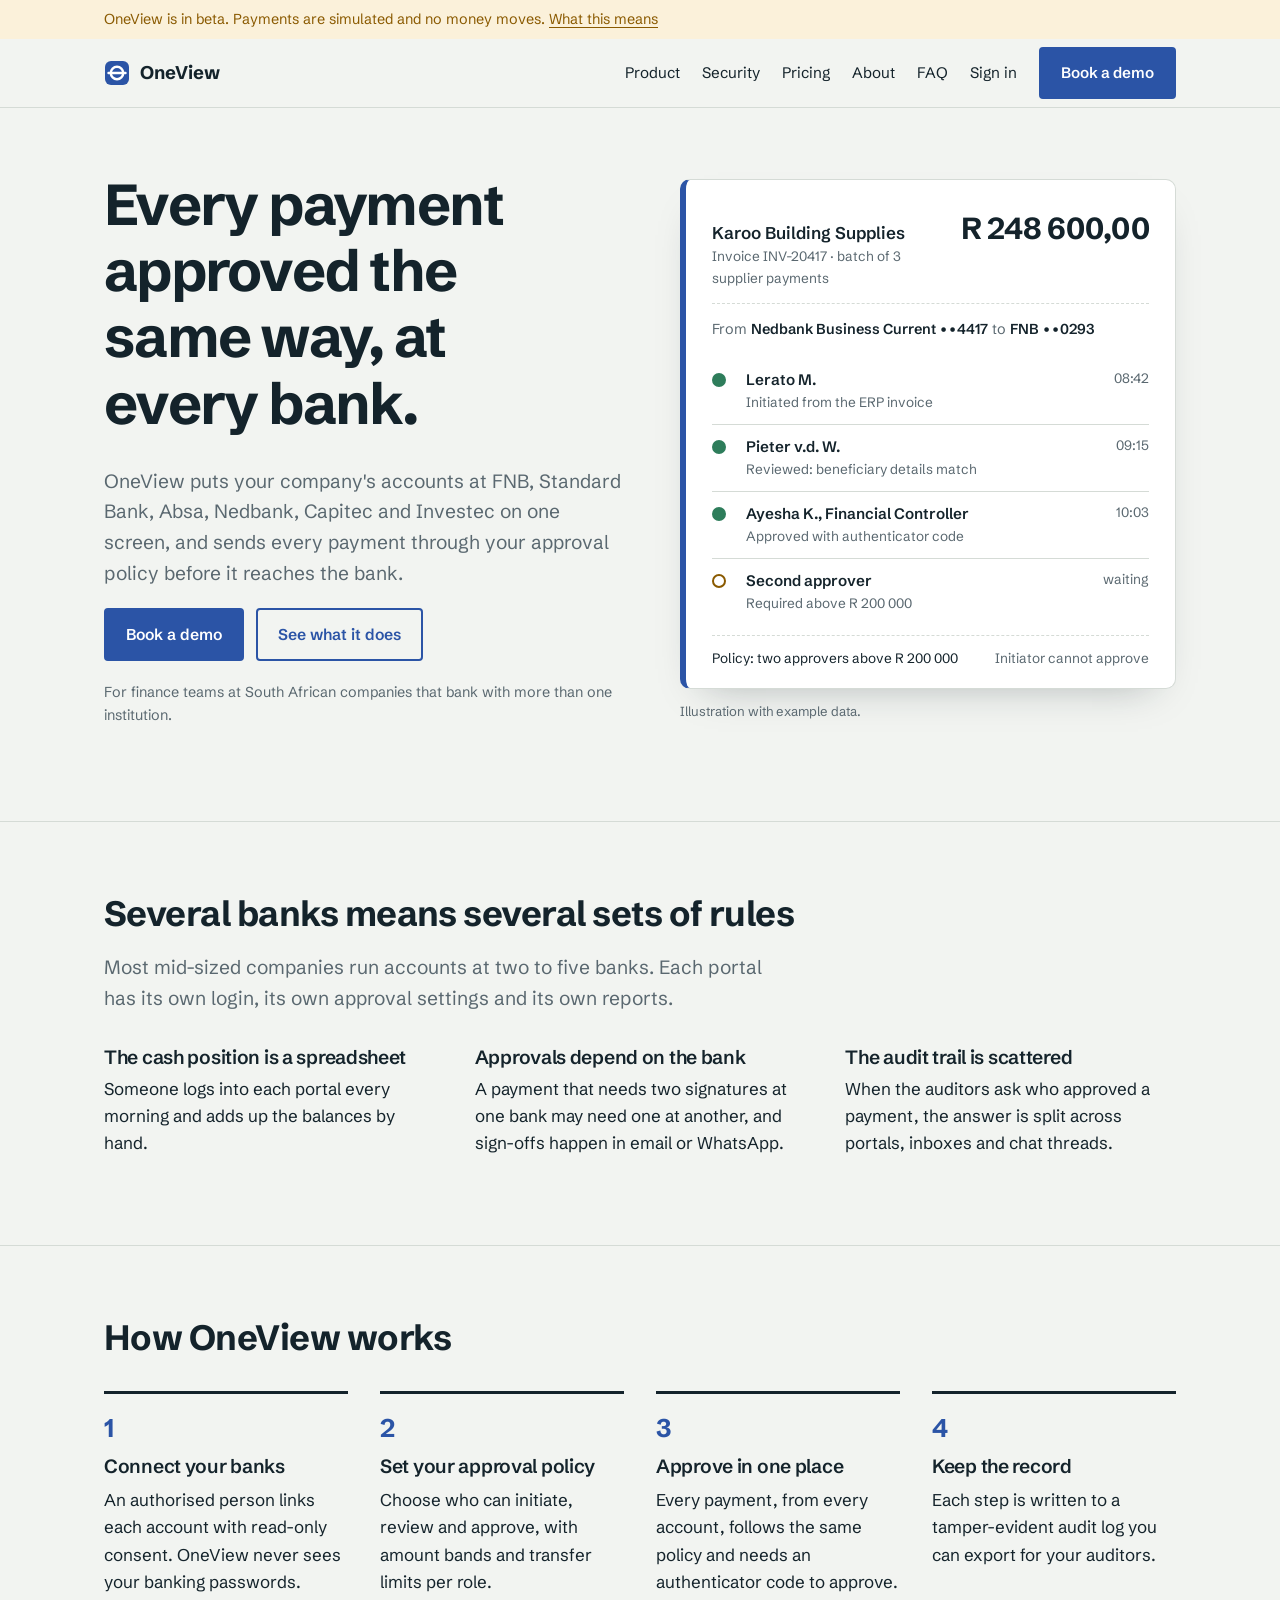
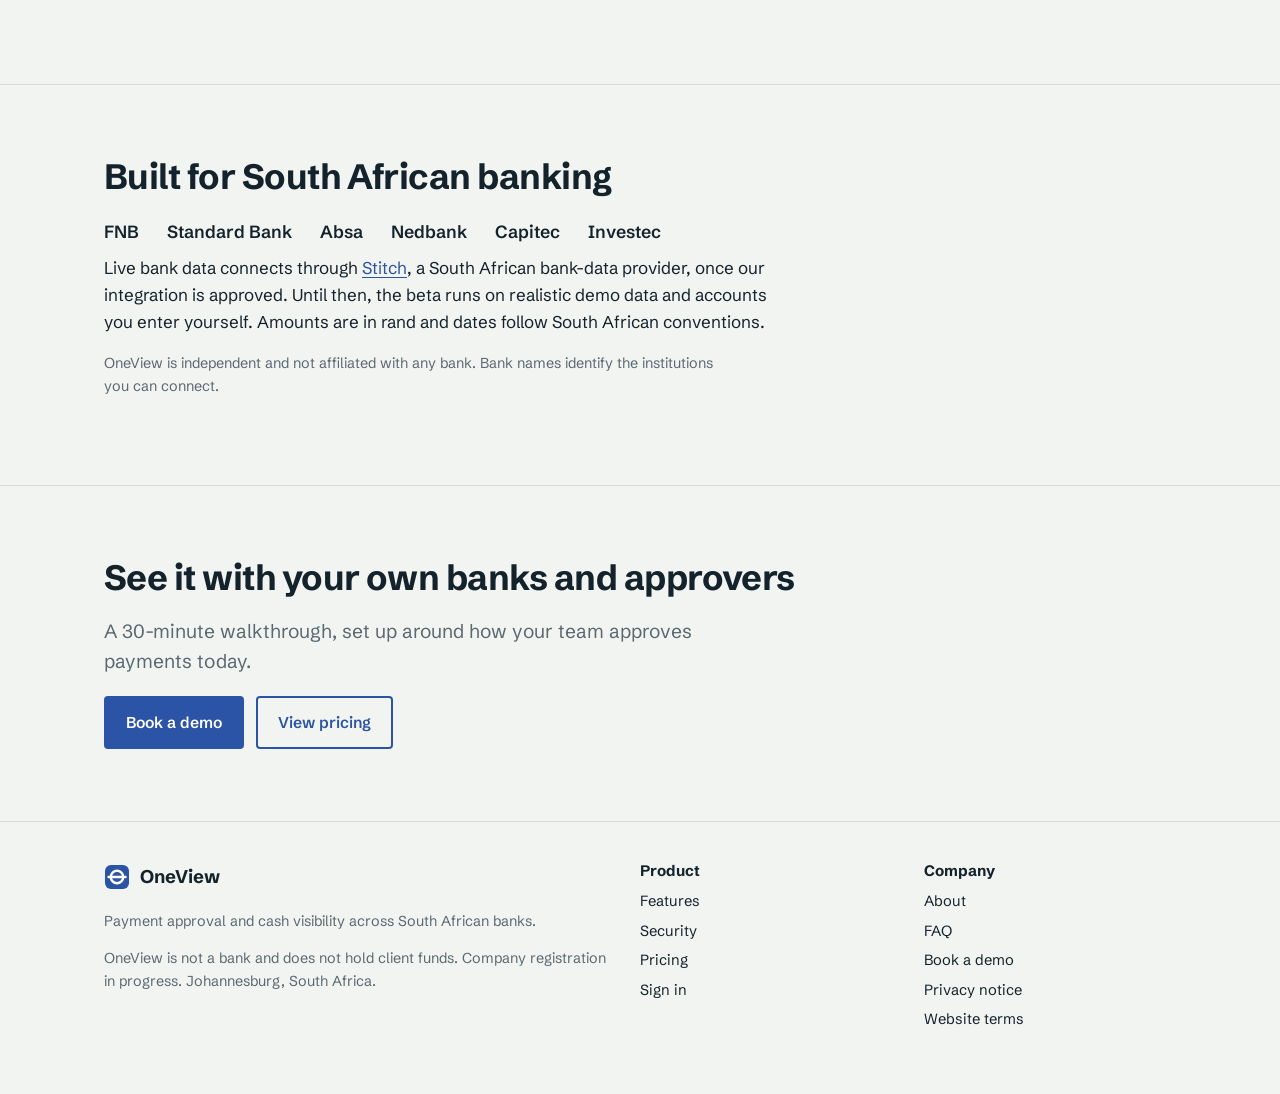
<file: index.html>
<!doctype html>
<html lang="en-ZA">
<head>
<meta charset="utf-8">
<meta name="viewport" content="width=device-width, initial-scale=1">
<title>OneView: payment approvals across South African banks</title>
<meta name="description" content="One view of your company's accounts at FNB, Standard Bank, Absa, Nedbank, Capitec and Investec, with one approval policy for every payment.">
<link rel="canonical" href="https://onebank-sa.netlify.app/">
<meta property="og:type" content="website">
<meta property="og:site_name" content="OneView">
<meta property="og:title" content="OneView: payment approvals across South African banks">
<meta property="og:description" content="One view of your company's accounts at FNB, Standard Bank, Absa, Nedbank, Capitec and Investec, with one approval policy for every payment.">
<meta property="og:url" content="https://onebank-sa.netlify.app/">
<meta property="og:image" content="https://onebank-sa.netlify.app/og-image.png">
<meta name="twitter:card" content="summary_large_image">
<link rel="icon" href="/assets/favicon.svg" type="image/svg+xml">
<link rel="preconnect" href="https://fonts.googleapis.com">
<link rel="preconnect" href="https://fonts.gstatic.com" crossorigin>
<link href="https://fonts.googleapis.com/css2?family=Schibsted+Grotesk:wght@400;500;600;700&display=swap" rel="stylesheet">
<link rel="stylesheet" href="/assets/site.css">
</head>
<body>
<a class="skip" href="#main">Skip to content</a>
<div class="beta-note"><div class="wrap">OneView is in beta. Payments are simulated and no money moves. <a href="/faq/#simulation">What this means</a></div></div>
<header class="site-header">
  <div class="wrap">
    <a class="brand" href="/"><svg class="brand-mark" viewBox="0 0 26 26" aria-hidden="true"><rect x="1" y="1" width="24" height="24" rx="6" fill="#2B54A6"/><circle cx="13" cy="13" r="6.2" fill="none" stroke="#fff" stroke-width="2.4"/><path d="M4.5 13h17" stroke="#fff" stroke-width="2.4" stroke-linecap="round"/></svg>OneView</a>
    <button class="nav-toggle" aria-expanded="false" aria-controls="site-nav">Menu</button>
    <nav class="nav" id="site-nav" aria-label="Main">
      <a href="/product/">Product</a>
<a href="/security/">Security</a>
<a href="/pricing/">Pricing</a>
<a href="/about/">About</a>
<a href="/faq/">FAQ</a>
      <a href="https://onebank-sa-iota.vercel.app/login">Sign in</a>
      <a class="btn btn-primary" href="/demo/">Book a demo</a>
    </nav>
  </div>
</header>
<main id="main">

<section class="hero">
  <div class="wrap split">
    <div>
      <h1>Every payment approved the same way, at every bank.</h1>
      <p class="lead">OneView puts your company's accounts at FNB, Standard Bank, Absa, Nedbank, Capitec and Investec on one screen, and sends every payment through your approval policy before it reaches the bank.</p>
      <div class="btn-row">
        <a class="btn btn-primary" href="/demo/">Book a demo</a>
        <a class="btn btn-quiet" href="/product/">See what it does</a>
      </div>
      <p class="small mt-20">For finance teams at South African companies that bank with more than one institution.</p>
    </div>
    <div>
<figure class="slip" aria-label="Example payment instruction with its approval trail">
  <div class="slip-top">
    <div>
      <div class="slip-payee">Karoo Building Supplies</div>
      <div class="slip-ref">Invoice INV-20417 · batch of 3 supplier payments</div>
    </div>
    <div class="slip-amount">R&nbsp;248&nbsp;600,00</div>
  </div>
  <div class="slip-route">From <strong>Nedbank Business Current ••4417</strong> to <strong>FNB ••0293</strong></div>
  <ol class="trail">
    <li><span class="dot"></span><span class="who">Lerato M.<span class="what">Initiated from the ERP invoice</span></span><time>08:42</time></li>
    <li><span class="dot"></span><span class="who">Pieter v.d. W.<span class="what">Reviewed: beneficiary details match</span></span><time>09:15</time></li>
    <li><span class="dot"></span><span class="who">Ayesha K., Financial Controller<span class="what">Approved with authenticator code</span></span><time>10:03</time></li>
    <li><span class="dot wait"></span><span class="who">Second approver<span class="what">Required above R&nbsp;200&nbsp;000</span></span><time>waiting</time></li>
  </ol>
  <div class="slip-foot"><span class="policy">Policy: two approvers above R&nbsp;200&nbsp;000</span><span>Initiator cannot approve</span></div>
</figure>
<p class="slip-caption">Illustration with example data.</p>
</div>
  </div>
</section>

<section>
  <div class="wrap">
    <h2>Several banks means several sets of rules</h2>
    <p class="lead">Most mid-sized companies run accounts at two to five banks. Each portal has its own login, its own approval settings and its own reports.</p>
    <div class="cols mt-32">
      <div><h3>The cash position is a spreadsheet</h3><p>Someone logs into each portal every morning and adds up the balances by hand.</p></div>
      <div><h3>Approvals depend on the bank</h3><p>A payment that needs two signatures at one bank may need one at another, and sign-offs happen in email or WhatsApp.</p></div>
      <div><h3>The audit trail is scattered</h3><p>When the auditors ask who approved a payment, the answer is split across portals, inboxes and chat threads.</p></div>
    </div>
  </div>
</section>

<section>
  <div class="wrap">
    <h2>How OneView works</h2>
    <ol class="steps">
      <li><h3>Connect your banks</h3><p>An authorised person links each account with read-only consent. OneView never sees your banking passwords.</p></li>
      <li><h3>Set your approval policy</h3><p>Choose who can initiate, review and approve, with amount bands and transfer limits per role.</p></li>
      <li><h3>Approve in one place</h3><p>Every payment, from every account, follows the same policy and needs an authenticator code to approve.</p></li>
      <li><h3>Keep the record</h3><p>Each step is written to a tamper-evident audit log you can export for your auditors.</p></li>
    </ol>
  </div>
</section>

<section>
  <div class="wrap">
    <h2>Built for South African banking</h2>
    <ul class="banks"><li>FNB</li><li>Standard Bank</li><li>Absa</li><li>Nedbank</li><li>Capitec</li><li>Investec</li></ul>
    <p>Live bank data connects through <a href="https://stitch.money">Stitch</a>, a South African bank-data provider, once our integration is approved. Until then, the beta runs on realistic demo data and accounts you enter yourself. Amounts are in rand and dates follow South African conventions.</p>
    <p class="small">OneView is independent and not affiliated with any bank. Bank names identify the institutions you can connect.</p>
  </div>
</section>

<section>
  <div class="wrap">
    <h2>See it with your own banks and approvers</h2>
    <p class="lead">A 30-minute walkthrough, set up around how your team approves payments today.</p>
    <div class="btn-row"><a class="btn btn-primary" href="/demo/">Book a demo</a><a class="btn btn-quiet" href="/pricing/">View pricing</a></div>
  </div>
</section>

</main>
<footer class="site-footer">
  <div class="wrap">
    <div>
      <a class="brand" href="/"><svg class="brand-mark" viewBox="0 0 26 26" aria-hidden="true"><rect x="1" y="1" width="24" height="24" rx="6" fill="#2B54A6"/><circle cx="13" cy="13" r="6.2" fill="none" stroke="#fff" stroke-width="2.4"/><path d="M4.5 13h17" stroke="#fff" stroke-width="2.4" stroke-linecap="round"/></svg>OneView</a>
      <p class="small mt-12">Payment approval and cash visibility across South African banks.</p>
      <p class="small">OneView is not a bank and does not hold client funds. Company registration in progress. Johannesburg, South Africa.</p>
    </div>
    <div>
      <h2>Product</h2>
      <ul>
        <li><a href="/product/">Features</a></li>
        <li><a href="/security/">Security</a></li>
        <li><a href="/pricing/">Pricing</a></li>
        <li><a href="https://onebank-sa-iota.vercel.app/login">Sign in</a></li>
      </ul>
    </div>
    <div>
      <h2>Company</h2>
      <ul>
        <li><a href="/about/">About</a></li>
        <li><a href="/faq/">FAQ</a></li>
        <li><a href="/demo/">Book a demo</a></li>
        <li><a href="/legal/privacy/">Privacy notice</a></li>
        <li><a href="/legal/terms/">Website terms</a></li>
      </ul>
    </div>
  </div>
</footer>
<script src="/assets/site.js" defer></script>
</body>
</html>
</file>
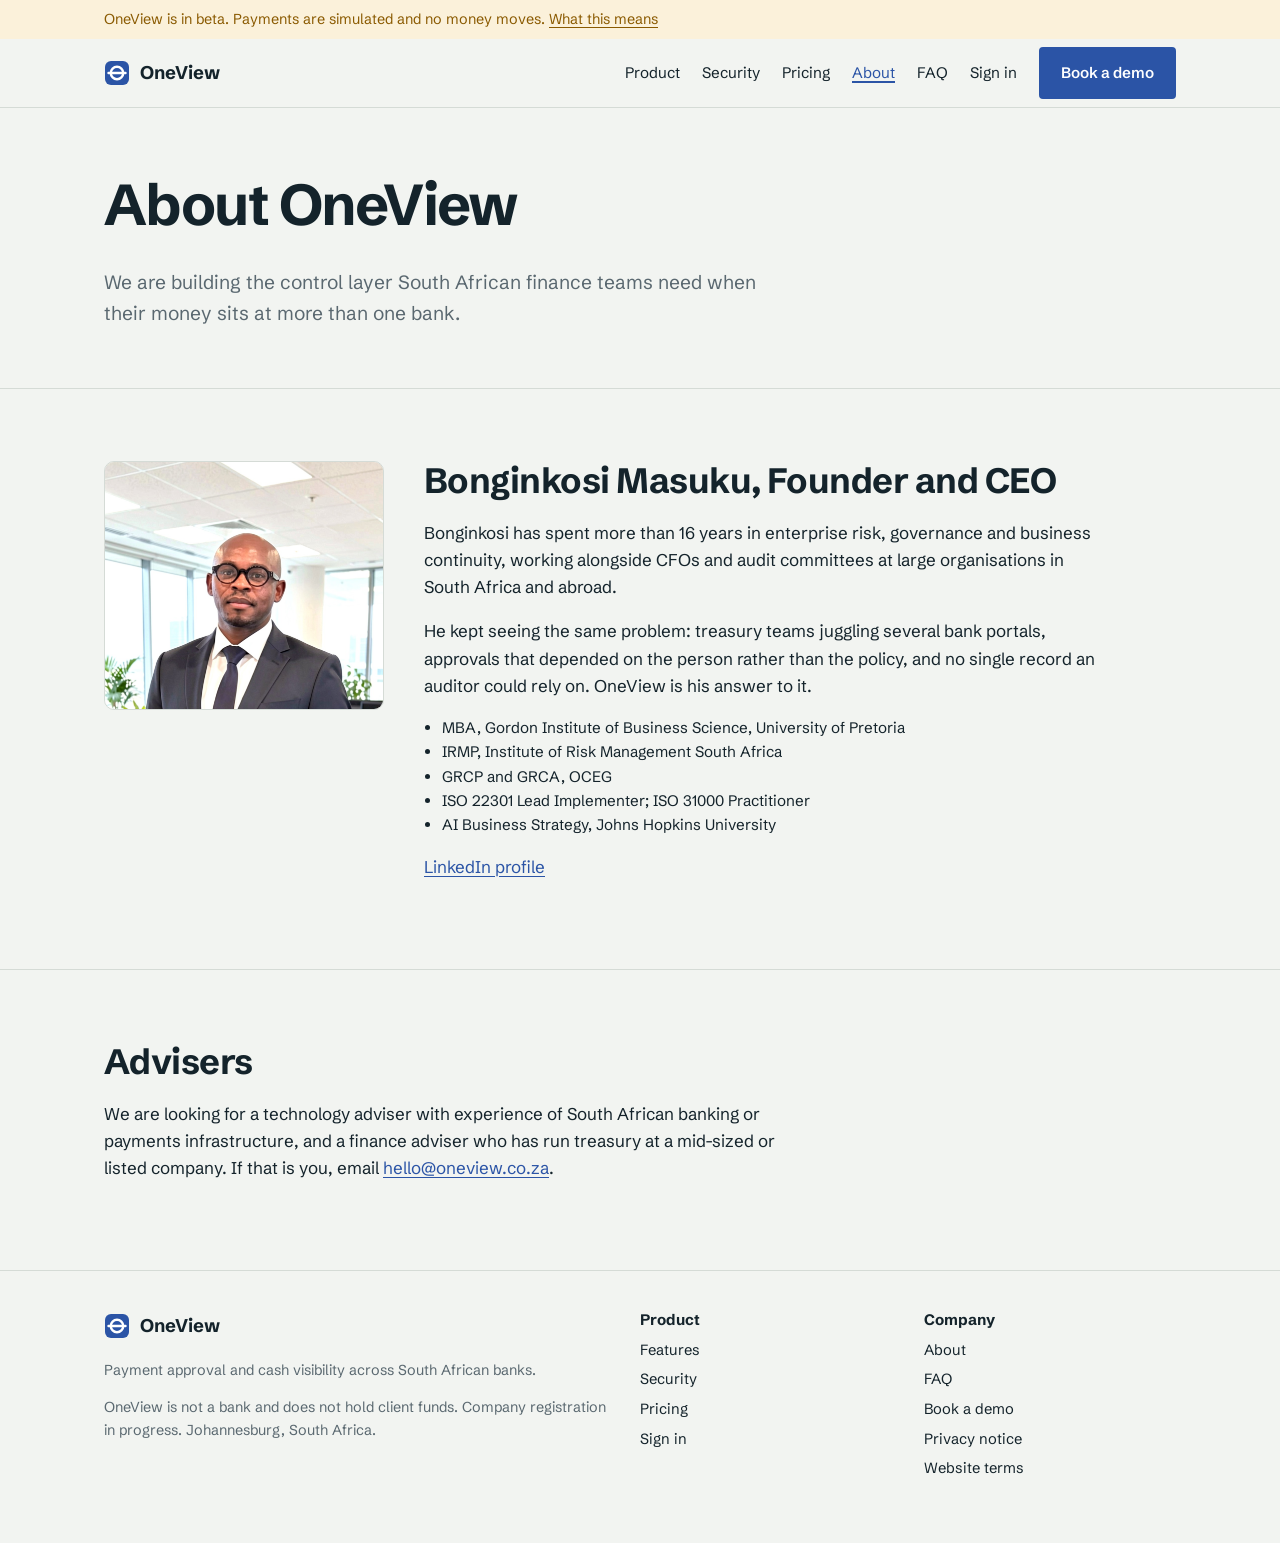
<file: about/index.html>
<!doctype html>
<html lang="en-ZA">
<head>
<meta charset="utf-8">
<meta name="viewport" content="width=device-width, initial-scale=1">
<title>About: OneView</title>
<meta name="description" content="Why OneView exists and who is building it.">
<link rel="canonical" href="https://onebank-sa.netlify.app/about/">
<meta property="og:type" content="website">
<meta property="og:site_name" content="OneView">
<meta property="og:title" content="About: OneView">
<meta property="og:description" content="Why OneView exists and who is building it.">
<meta property="og:url" content="https://onebank-sa.netlify.app/about/">
<meta property="og:image" content="https://onebank-sa.netlify.app/og-image.png">
<meta name="twitter:card" content="summary_large_image">
<link rel="icon" href="/assets/favicon.svg" type="image/svg+xml">
<link rel="preconnect" href="https://fonts.googleapis.com">
<link rel="preconnect" href="https://fonts.gstatic.com" crossorigin>
<link href="https://fonts.googleapis.com/css2?family=Schibsted+Grotesk:wght@400;500;600;700&display=swap" rel="stylesheet">
<link rel="stylesheet" href="/assets/site.css">
</head>
<body>
<a class="skip" href="#main">Skip to content</a>
<div class="beta-note"><div class="wrap">OneView is in beta. Payments are simulated and no money moves. <a href="/faq/#simulation">What this means</a></div></div>
<header class="site-header">
  <div class="wrap">
    <a class="brand" href="/"><svg class="brand-mark" viewBox="0 0 26 26" aria-hidden="true"><rect x="1" y="1" width="24" height="24" rx="6" fill="#2B54A6"/><circle cx="13" cy="13" r="6.2" fill="none" stroke="#fff" stroke-width="2.4"/><path d="M4.5 13h17" stroke="#fff" stroke-width="2.4" stroke-linecap="round"/></svg>OneView</a>
    <button class="nav-toggle" aria-expanded="false" aria-controls="site-nav">Menu</button>
    <nav class="nav" id="site-nav" aria-label="Main">
      <a href="/product/">Product</a>
<a href="/security/">Security</a>
<a href="/pricing/">Pricing</a>
<a href="/about/" aria-current="page">About</a>
<a href="/faq/">FAQ</a>
      <a href="https://onebank-sa-iota.vercel.app/login">Sign in</a>
      <a class="btn btn-primary" href="/demo/">Book a demo</a>
    </nav>
  </div>
</header>
<main id="main">

<section class="page-head">
  <div class="wrap">
    <h1>About OneView</h1>
    <p class="lead">We are building the control layer South African finance teams need when their money sits at more than one bank.</p>
  </div>
</section>
<section>
  <div class="wrap founder">
    <img src="/founder-v2.jpg" width="560" height="497" alt="Bonginkosi Masuku, founder of OneView">
    <div>
      <h2>Bonginkosi Masuku, Founder and CEO</h2>
      <p>Bonginkosi has spent more than 16 years in enterprise risk, governance and business continuity, working alongside CFOs and audit committees at large organisations in South Africa and abroad.</p>
      <p>He kept seeing the same problem: treasury teams juggling several bank portals, approvals that depended on the person rather than the policy, and no single record an auditor could rely on. OneView is his answer to it.</p>
      <ul class="creds">
        <li>MBA, Gordon Institute of Business Science, University of Pretoria</li>
        <li>IRMP, Institute of Risk Management South Africa</li>
        <li>GRCP and GRCA, OCEG</li>
        <li>ISO 22301 Lead Implementer; ISO 31000 Practitioner</li>
        <li>AI Business Strategy, Johns Hopkins University</li>
      </ul>
      <p><a href="https://www.linkedin.com/in/bonginkosi-masuku-mba-6802315a">LinkedIn profile</a></p>
    </div>
  </div>
</section>
<section>
  <div class="wrap">
    <h2>Advisers</h2>
    <p>We are looking for a technology adviser with experience of South African banking or payments infrastructure, and a finance adviser who has run treasury at a mid-sized or listed company. If that is you, email <a href="mailto:hello@oneview.co.za">hello@oneview.co.za</a>.</p>
  </div>
</section>

</main>
<footer class="site-footer">
  <div class="wrap">
    <div>
      <a class="brand" href="/"><svg class="brand-mark" viewBox="0 0 26 26" aria-hidden="true"><rect x="1" y="1" width="24" height="24" rx="6" fill="#2B54A6"/><circle cx="13" cy="13" r="6.2" fill="none" stroke="#fff" stroke-width="2.4"/><path d="M4.5 13h17" stroke="#fff" stroke-width="2.4" stroke-linecap="round"/></svg>OneView</a>
      <p class="small mt-12">Payment approval and cash visibility across South African banks.</p>
      <p class="small">OneView is not a bank and does not hold client funds. Company registration in progress. Johannesburg, South Africa.</p>
    </div>
    <div>
      <h2>Product</h2>
      <ul>
        <li><a href="/product/">Features</a></li>
        <li><a href="/security/">Security</a></li>
        <li><a href="/pricing/">Pricing</a></li>
        <li><a href="https://onebank-sa-iota.vercel.app/login">Sign in</a></li>
      </ul>
    </div>
    <div>
      <h2>Company</h2>
      <ul>
        <li><a href="/about/">About</a></li>
        <li><a href="/faq/">FAQ</a></li>
        <li><a href="/demo/">Book a demo</a></li>
        <li><a href="/legal/privacy/">Privacy notice</a></li>
        <li><a href="/legal/terms/">Website terms</a></li>
      </ul>
    </div>
  </div>
</footer>
<script src="/assets/site.js" defer></script>
</body>
</html>
</file>
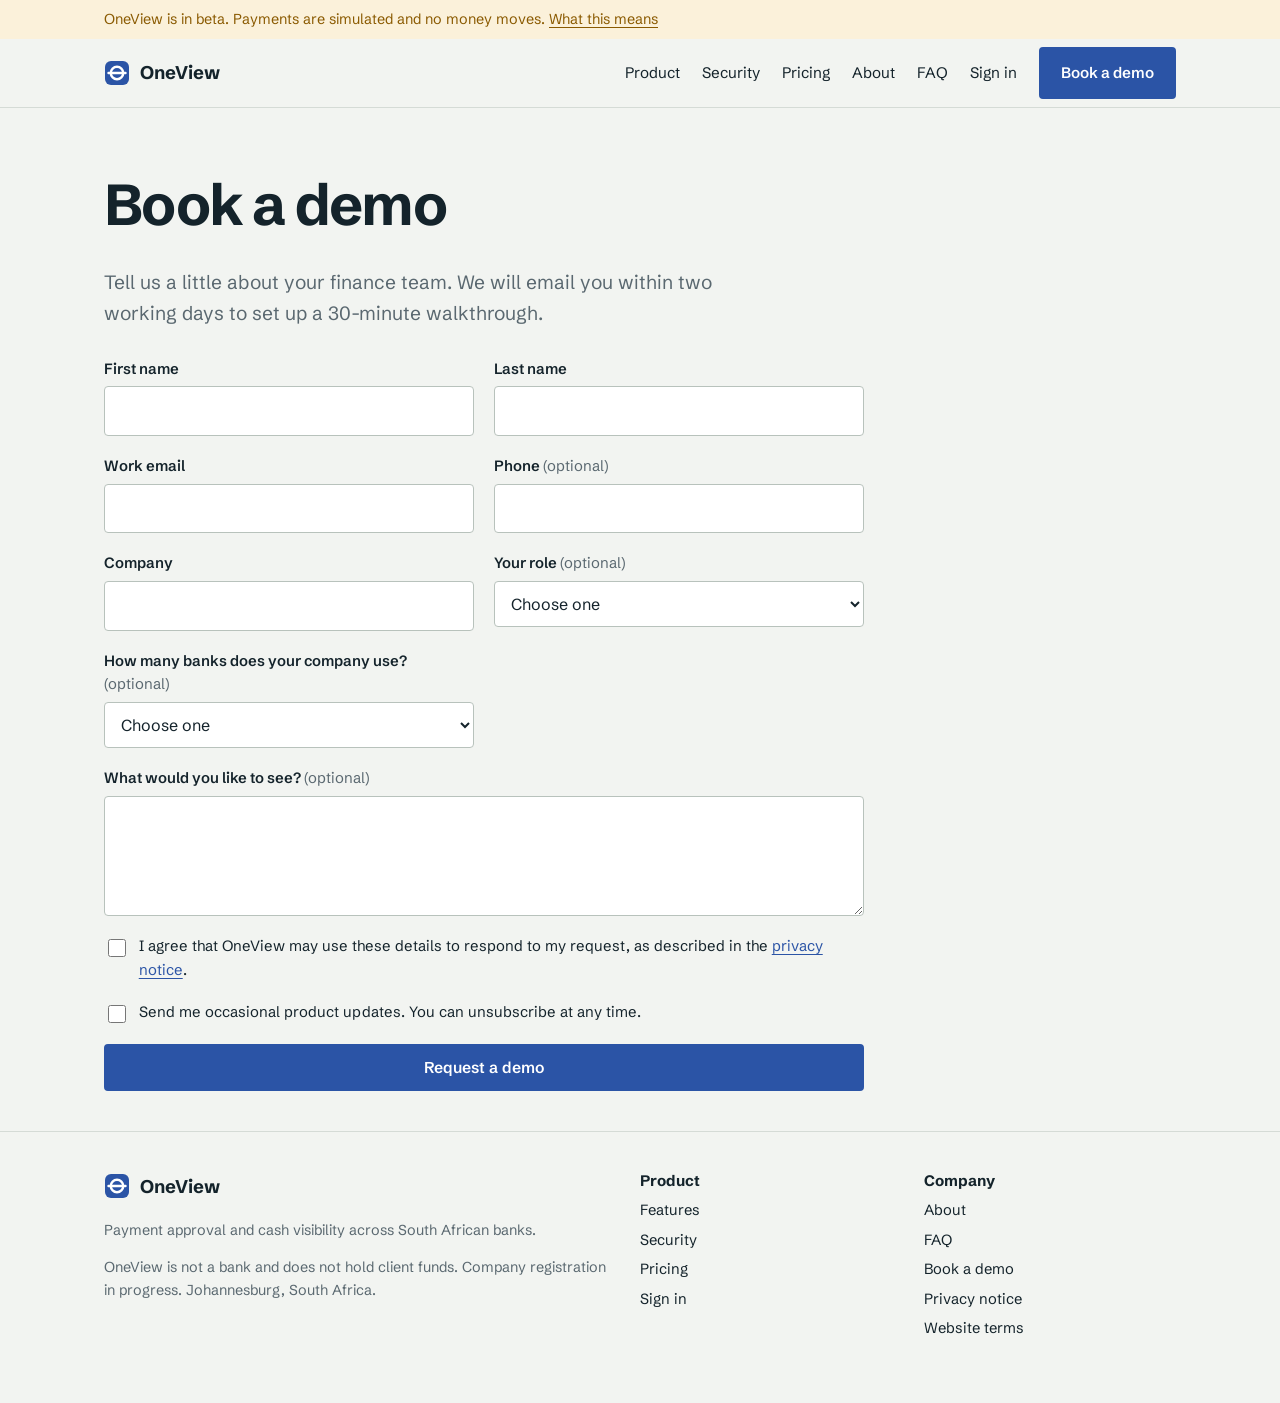
<file: demo/index.html>
<!doctype html>
<html lang="en-ZA">
<head>
<meta charset="utf-8">
<meta name="viewport" content="width=device-width, initial-scale=1">
<title>Book a demo: OneView</title>
<meta name="description" content="Request a 30-minute OneView walkthrough for your finance team.">
<link rel="canonical" href="https://onebank-sa.netlify.app/demo/">
<meta property="og:type" content="website">
<meta property="og:site_name" content="OneView">
<meta property="og:title" content="Book a demo: OneView">
<meta property="og:description" content="Request a 30-minute OneView walkthrough for your finance team.">
<meta property="og:url" content="https://onebank-sa.netlify.app/demo/">
<meta property="og:image" content="https://onebank-sa.netlify.app/og-image.png">
<meta name="twitter:card" content="summary_large_image">
<link rel="icon" href="/assets/favicon.svg" type="image/svg+xml">
<link rel="preconnect" href="https://fonts.googleapis.com">
<link rel="preconnect" href="https://fonts.gstatic.com" crossorigin>
<link href="https://fonts.googleapis.com/css2?family=Schibsted+Grotesk:wght@400;500;600;700&display=swap" rel="stylesheet">
<link rel="stylesheet" href="/assets/site.css">
</head>
<body>
<a class="skip" href="#main">Skip to content</a>
<div class="beta-note"><div class="wrap">OneView is in beta. Payments are simulated and no money moves. <a href="/faq/#simulation">What this means</a></div></div>
<header class="site-header">
  <div class="wrap">
    <a class="brand" href="/"><svg class="brand-mark" viewBox="0 0 26 26" aria-hidden="true"><rect x="1" y="1" width="24" height="24" rx="6" fill="#2B54A6"/><circle cx="13" cy="13" r="6.2" fill="none" stroke="#fff" stroke-width="2.4"/><path d="M4.5 13h17" stroke="#fff" stroke-width="2.4" stroke-linecap="round"/></svg>OneView</a>
    <button class="nav-toggle" aria-expanded="false" aria-controls="site-nav">Menu</button>
    <nav class="nav" id="site-nav" aria-label="Main">
      <a href="/product/">Product</a>
<a href="/security/">Security</a>
<a href="/pricing/">Pricing</a>
<a href="/about/">About</a>
<a href="/faq/">FAQ</a>
      <a href="https://onebank-sa-iota.vercel.app/login">Sign in</a>
      <a class="btn btn-primary" href="/demo/">Book a demo</a>
    </nav>
  </div>
</header>
<main id="main">

<section class="page-head">
  <div class="wrap">
    <h1>Book a demo</h1>
    <p class="lead">Tell us a little about your finance team. We will email you within two working days to set up a 30-minute walkthrough.</p>
    <form class="demo" id="demo-form" data-endpoint="https://onebank-sa-iota.vercel.app/api/enquiries" novalidate>
      <div class="field"><label for="firstName">First name</label><input id="firstName" name="firstName" autocomplete="given-name" required maxlength="80"></div>
      <div class="field"><label for="lastName">Last name</label><input id="lastName" name="lastName" autocomplete="family-name" required maxlength="80"></div>
      <div class="field"><label for="email">Work email</label><input id="email" name="email" type="email" autocomplete="email" required maxlength="200"></div>
      <div class="field"><label for="phone">Phone <span class="hint">(optional)</span></label><input id="phone" name="phone" type="tel" autocomplete="tel" maxlength="30"></div>
      <div class="field"><label for="company">Company</label><input id="company" name="company" autocomplete="organization" required maxlength="160"></div>
      <div class="field"><label for="role">Your role <span class="hint">(optional)</span></label>
        <select id="role" name="role"><option value="">Choose one</option><option>CFO or finance director</option><option>Financial controller</option><option>Treasury or AP</option><option>CEO or managing director</option><option>IT or systems</option><option>Other</option></select></div>
      <div class="field"><label for="banks">How many banks does your company use? <span class="hint">(optional)</span></label>
        <select id="banks" name="banks"><option value="">Choose one</option><option>1</option><option>2</option><option>3</option><option>4</option><option>5 or more</option></select></div>
      <div class="field full"><label for="message">What would you like to see? <span class="hint">(optional)</span></label><textarea id="message" name="message" maxlength="2000"></textarea></div>
      <div class="hp" aria-hidden="true"><label for="website">Leave this empty</label><input id="website" name="website" tabindex="-1" autocomplete="off"></div>
      <label class="field full check"><input type="checkbox" name="consentProcessing" required><span>I agree that OneView may use these details to respond to my request, as described in the <a href="/legal/privacy/">privacy notice</a>.</span></label>
      <label class="field full check"><input type="checkbox" name="consentMarketing"><span>Send me occasional product updates. You can unsubscribe at any time.</span></label>
      <div class="form-status" id="form-status" role="status" tabindex="-1"></div>
      <div class="field full"><button class="btn btn-primary" type="submit">Request a demo</button></div>
    </form>
  </div>
</section>

</main>
<footer class="site-footer">
  <div class="wrap">
    <div>
      <a class="brand" href="/"><svg class="brand-mark" viewBox="0 0 26 26" aria-hidden="true"><rect x="1" y="1" width="24" height="24" rx="6" fill="#2B54A6"/><circle cx="13" cy="13" r="6.2" fill="none" stroke="#fff" stroke-width="2.4"/><path d="M4.5 13h17" stroke="#fff" stroke-width="2.4" stroke-linecap="round"/></svg>OneView</a>
      <p class="small mt-12">Payment approval and cash visibility across South African banks.</p>
      <p class="small">OneView is not a bank and does not hold client funds. Company registration in progress. Johannesburg, South Africa.</p>
    </div>
    <div>
      <h2>Product</h2>
      <ul>
        <li><a href="/product/">Features</a></li>
        <li><a href="/security/">Security</a></li>
        <li><a href="/pricing/">Pricing</a></li>
        <li><a href="https://onebank-sa-iota.vercel.app/login">Sign in</a></li>
      </ul>
    </div>
    <div>
      <h2>Company</h2>
      <ul>
        <li><a href="/about/">About</a></li>
        <li><a href="/faq/">FAQ</a></li>
        <li><a href="/demo/">Book a demo</a></li>
        <li><a href="/legal/privacy/">Privacy notice</a></li>
        <li><a href="/legal/terms/">Website terms</a></li>
      </ul>
    </div>
  </div>
</footer>
<script src="/assets/site.js" defer></script>
</body>
</html>
</file>
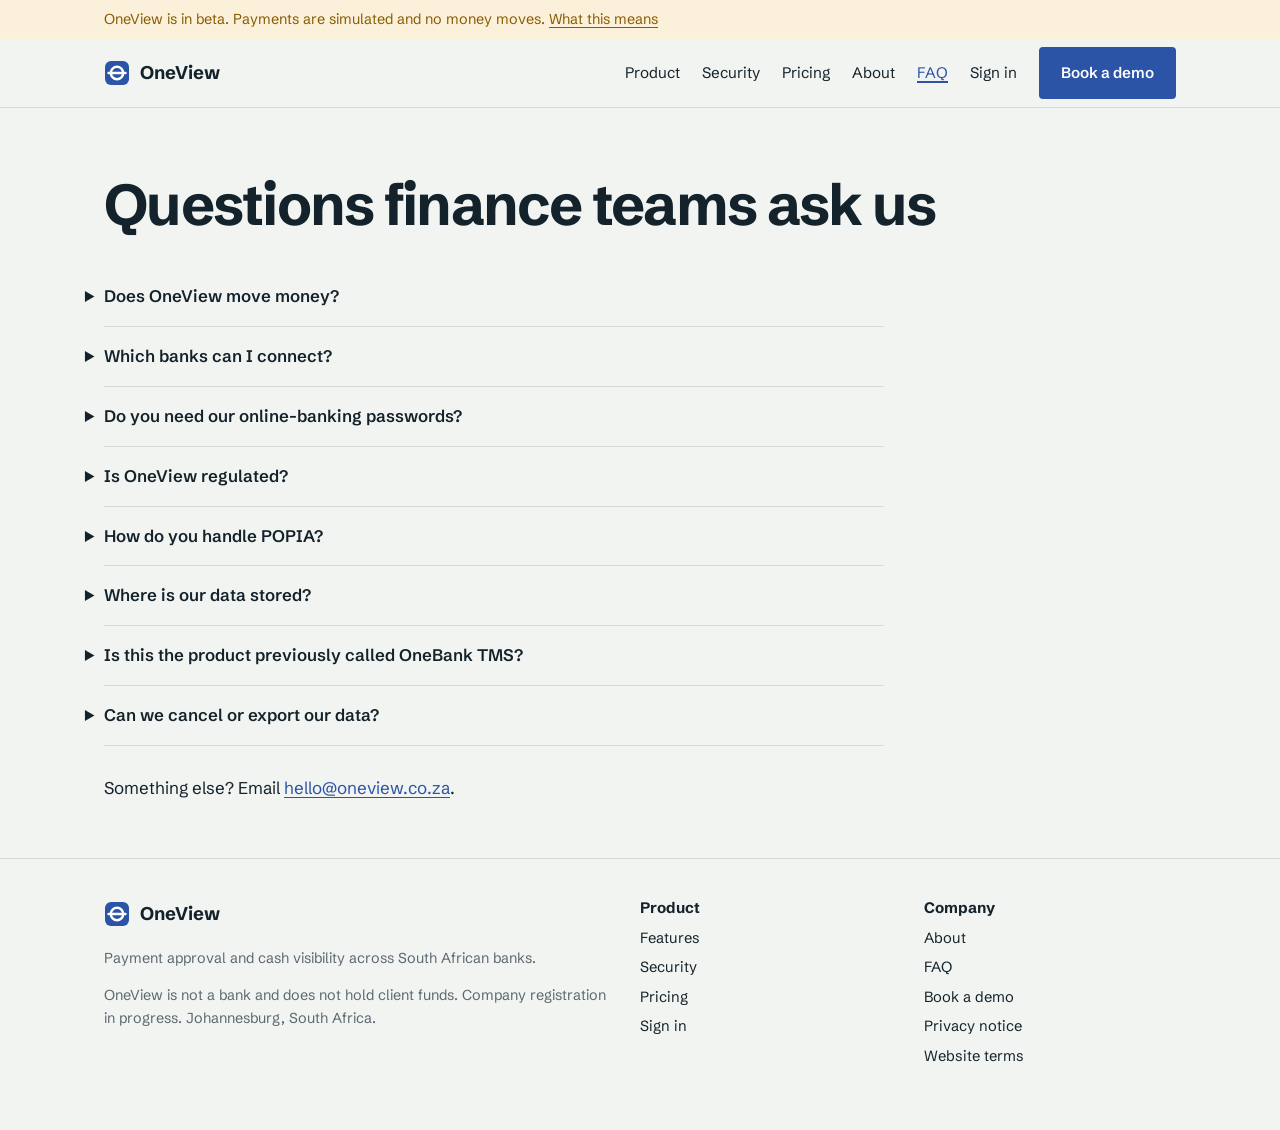
<file: faq/index.html>
<!doctype html>
<html lang="en-ZA">
<head>
<meta charset="utf-8">
<meta name="viewport" content="width=device-width, initial-scale=1">
<title>FAQ: OneView</title>
<meta name="description" content="Answers on payments, bank connections, regulation, POPIA and data storage.">
<link rel="canonical" href="https://onebank-sa.netlify.app/faq/">
<meta property="og:type" content="website">
<meta property="og:site_name" content="OneView">
<meta property="og:title" content="FAQ: OneView">
<meta property="og:description" content="Answers on payments, bank connections, regulation, POPIA and data storage.">
<meta property="og:url" content="https://onebank-sa.netlify.app/faq/">
<meta property="og:image" content="https://onebank-sa.netlify.app/og-image.png">
<meta name="twitter:card" content="summary_large_image">
<link rel="icon" href="/assets/favicon.svg" type="image/svg+xml">
<link rel="preconnect" href="https://fonts.googleapis.com">
<link rel="preconnect" href="https://fonts.gstatic.com" crossorigin>
<link href="https://fonts.googleapis.com/css2?family=Schibsted+Grotesk:wght@400;500;600;700&display=swap" rel="stylesheet">
<link rel="stylesheet" href="/assets/site.css">
</head>
<body>
<a class="skip" href="#main">Skip to content</a>
<div class="beta-note"><div class="wrap">OneView is in beta. Payments are simulated and no money moves. <a href="/faq/#simulation">What this means</a></div></div>
<header class="site-header">
  <div class="wrap">
    <a class="brand" href="/"><svg class="brand-mark" viewBox="0 0 26 26" aria-hidden="true"><rect x="1" y="1" width="24" height="24" rx="6" fill="#2B54A6"/><circle cx="13" cy="13" r="6.2" fill="none" stroke="#fff" stroke-width="2.4"/><path d="M4.5 13h17" stroke="#fff" stroke-width="2.4" stroke-linecap="round"/></svg>OneView</a>
    <button class="nav-toggle" aria-expanded="false" aria-controls="site-nav">Menu</button>
    <nav class="nav" id="site-nav" aria-label="Main">
      <a href="/product/">Product</a>
<a href="/security/">Security</a>
<a href="/pricing/">Pricing</a>
<a href="/about/">About</a>
<a href="/faq/" aria-current="page">FAQ</a>
      <a href="https://onebank-sa-iota.vercel.app/login">Sign in</a>
      <a class="btn btn-primary" href="/demo/">Book a demo</a>
    </nav>
  </div>
</header>
<main id="main">

<section class="page-head">
  <div class="wrap">
    <h1>Questions finance teams ask us</h1>
    <div class="mt-28"><details id="simulation"><summary>Does OneView move money?</summary><p>Not during the beta. Payments go through the full approval workflow, but execution is simulated and no funds leave any account. Sending payments to banks from OneView will need regulatory authorisation or a licensed partner, and we will switch it on only when that is in place.</p></details>
<details id="banks"><summary>Which banks can I connect?</summary><p>FNB, Standard Bank, Absa, Nedbank, Capitec and Investec. Live data will come through Stitch once our integration is approved; until then you can use demo data or enter accounts yourself.</p></details>
<details id="passwords"><summary>Do you need our online-banking passwords?</summary><p>No. You authorise access at your bank through Stitch and OneView receives read-only data. We never ask for or store banking passwords.</p></details>
<details id="regulated"><summary>Is OneView regulated?</summary><p>OneView is software. It does not hold client funds or execute payments, so it does not currently need payment authorisation from the South African Reserve Bank. We are tracking the Reserve Bank's new activity-based payments framework and will obtain the authorisation, or work through a licensed partner, before offering payment execution.</p></details>
<details id="popia"><summary>How do you handle POPIA?</summary><p>We process personal and financial information as a responsible party under POPIA. Our privacy notice explains what we collect, why, where it is held and your rights. We are registering our Information Officer with the Information Regulator.</p></details>
<details id="data"><summary>Where is our data stored?</summary><p>In a managed PostgreSQL database in the European Union, under operator agreements that meet section 72 of POPIA. We plan to move to a South African region before onboarding live bank data.</p></details>
<details id="onebank"><summary>Is this the product previously called OneBank TMS?</summary><p>Yes. We renamed the product OneView. South African law reserves the word “bank” for registered banks, and OneView is not a bank.</p></details>
<details id="cancel"><summary>Can we cancel or export our data?</summary><p>Plans are month to month. You can request a full export at any time by emailing hello@oneview.co.za. Financial audit records are kept for the period the law requires, then deleted.</p></details></div>
    <p class="mt-28">Something else? Email <a href="mailto:hello@oneview.co.za">hello@oneview.co.za</a>.</p>
  </div>
</section>

</main>
<footer class="site-footer">
  <div class="wrap">
    <div>
      <a class="brand" href="/"><svg class="brand-mark" viewBox="0 0 26 26" aria-hidden="true"><rect x="1" y="1" width="24" height="24" rx="6" fill="#2B54A6"/><circle cx="13" cy="13" r="6.2" fill="none" stroke="#fff" stroke-width="2.4"/><path d="M4.5 13h17" stroke="#fff" stroke-width="2.4" stroke-linecap="round"/></svg>OneView</a>
      <p class="small mt-12">Payment approval and cash visibility across South African banks.</p>
      <p class="small">OneView is not a bank and does not hold client funds. Company registration in progress. Johannesburg, South Africa.</p>
    </div>
    <div>
      <h2>Product</h2>
      <ul>
        <li><a href="/product/">Features</a></li>
        <li><a href="/security/">Security</a></li>
        <li><a href="/pricing/">Pricing</a></li>
        <li><a href="https://onebank-sa-iota.vercel.app/login">Sign in</a></li>
      </ul>
    </div>
    <div>
      <h2>Company</h2>
      <ul>
        <li><a href="/about/">About</a></li>
        <li><a href="/faq/">FAQ</a></li>
        <li><a href="/demo/">Book a demo</a></li>
        <li><a href="/legal/privacy/">Privacy notice</a></li>
        <li><a href="/legal/terms/">Website terms</a></li>
      </ul>
    </div>
  </div>
</footer>
<script src="/assets/site.js" defer></script>
</body>
</html>
</file>
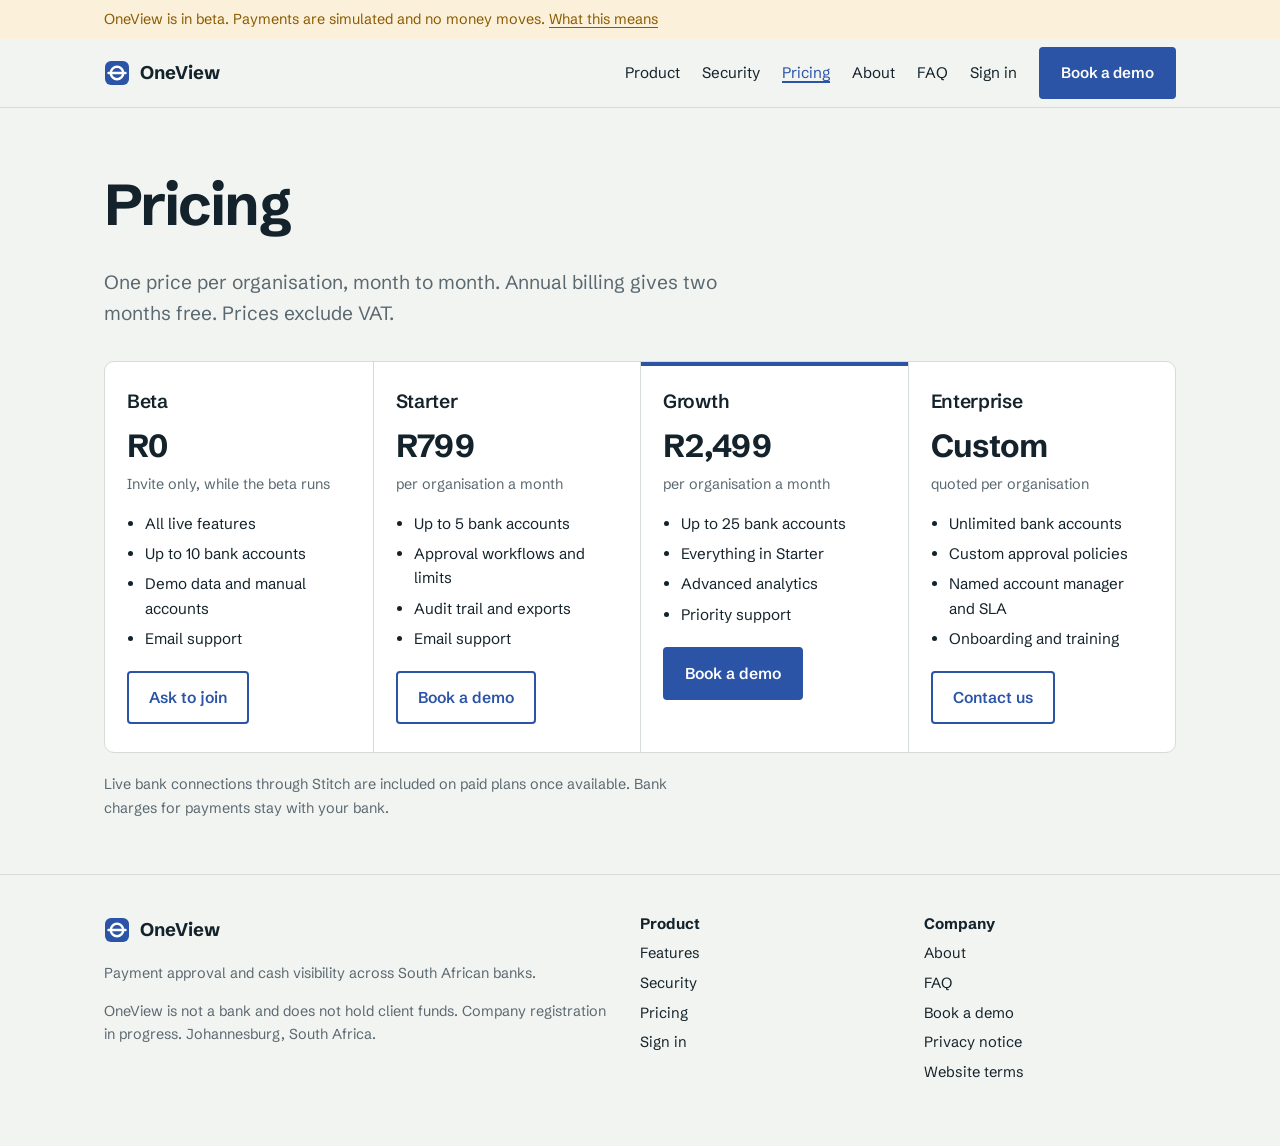
<file: pricing/index.html>
<!doctype html>
<html lang="en-ZA">
<head>
<meta charset="utf-8">
<meta name="viewport" content="width=device-width, initial-scale=1">
<title>Pricing: OneView</title>
<meta name="description" content="Month-to-month pricing per organisation for South African finance teams.">
<link rel="canonical" href="https://onebank-sa.netlify.app/pricing/">
<meta property="og:type" content="website">
<meta property="og:site_name" content="OneView">
<meta property="og:title" content="Pricing: OneView">
<meta property="og:description" content="Month-to-month pricing per organisation for South African finance teams.">
<meta property="og:url" content="https://onebank-sa.netlify.app/pricing/">
<meta property="og:image" content="https://onebank-sa.netlify.app/og-image.png">
<meta name="twitter:card" content="summary_large_image">
<link rel="icon" href="/assets/favicon.svg" type="image/svg+xml">
<link rel="preconnect" href="https://fonts.googleapis.com">
<link rel="preconnect" href="https://fonts.gstatic.com" crossorigin>
<link href="https://fonts.googleapis.com/css2?family=Schibsted+Grotesk:wght@400;500;600;700&display=swap" rel="stylesheet">
<link rel="stylesheet" href="/assets/site.css">
</head>
<body>
<a class="skip" href="#main">Skip to content</a>
<div class="beta-note"><div class="wrap">OneView is in beta. Payments are simulated and no money moves. <a href="/faq/#simulation">What this means</a></div></div>
<header class="site-header">
  <div class="wrap">
    <a class="brand" href="/"><svg class="brand-mark" viewBox="0 0 26 26" aria-hidden="true"><rect x="1" y="1" width="24" height="24" rx="6" fill="#2B54A6"/><circle cx="13" cy="13" r="6.2" fill="none" stroke="#fff" stroke-width="2.4"/><path d="M4.5 13h17" stroke="#fff" stroke-width="2.4" stroke-linecap="round"/></svg>OneView</a>
    <button class="nav-toggle" aria-expanded="false" aria-controls="site-nav">Menu</button>
    <nav class="nav" id="site-nav" aria-label="Main">
      <a href="/product/">Product</a>
<a href="/security/">Security</a>
<a href="/pricing/" aria-current="page">Pricing</a>
<a href="/about/">About</a>
<a href="/faq/">FAQ</a>
      <a href="https://onebank-sa-iota.vercel.app/login">Sign in</a>
      <a class="btn btn-primary" href="/demo/">Book a demo</a>
    </nav>
  </div>
</header>
<main id="main">

<section class="page-head">
  <div class="wrap">
    <h1>Pricing</h1>
    <p class="lead">One price per organisation, month to month. Annual billing gives two months free. Prices exclude VAT.</p>
    <div class="plans"><div class="plan"><h3>Beta</h3><div class="price">R0</div><div class="small">Invite only, while the beta runs</div><ul><li>All live features</li><li>Up to 10 bank accounts</li><li>Demo data and manual accounts</li><li>Email support</li></ul><a class="btn btn-quiet" href="/demo/">Ask to join</a></div>
<div class="plan"><h3>Starter</h3><div class="price">R799</div><div class="small">per organisation a month</div><ul><li>Up to 5 bank accounts</li><li>Approval workflows and limits</li><li>Audit trail and exports</li><li>Email support</li></ul><a class="btn btn-quiet" href="/demo/">Book a demo</a></div>
<div class="plan featured"><h3>Growth</h3><div class="price">R2,499</div><div class="small">per organisation a month</div><ul><li>Up to 25 bank accounts</li><li>Everything in Starter</li><li>Advanced analytics</li><li>Priority support</li></ul><a class="btn btn-primary" href="/demo/">Book a demo</a></div>
<div class="plan"><h3>Enterprise</h3><div class="price">Custom</div><div class="small">quoted per organisation</div><ul><li>Unlimited bank accounts</li><li>Custom approval policies</li><li>Named account manager and SLA</li><li>Onboarding and training</li></ul><a class="btn btn-quiet" href="/demo/">Contact us</a></div></div>
    <p class="small mt-20">Live bank connections through Stitch are included on paid plans once available. Bank charges for payments stay with your bank.</p>
  </div>
</section>

</main>
<footer class="site-footer">
  <div class="wrap">
    <div>
      <a class="brand" href="/"><svg class="brand-mark" viewBox="0 0 26 26" aria-hidden="true"><rect x="1" y="1" width="24" height="24" rx="6" fill="#2B54A6"/><circle cx="13" cy="13" r="6.2" fill="none" stroke="#fff" stroke-width="2.4"/><path d="M4.5 13h17" stroke="#fff" stroke-width="2.4" stroke-linecap="round"/></svg>OneView</a>
      <p class="small mt-12">Payment approval and cash visibility across South African banks.</p>
      <p class="small">OneView is not a bank and does not hold client funds. Company registration in progress. Johannesburg, South Africa.</p>
    </div>
    <div>
      <h2>Product</h2>
      <ul>
        <li><a href="/product/">Features</a></li>
        <li><a href="/security/">Security</a></li>
        <li><a href="/pricing/">Pricing</a></li>
        <li><a href="https://onebank-sa-iota.vercel.app/login">Sign in</a></li>
      </ul>
    </div>
    <div>
      <h2>Company</h2>
      <ul>
        <li><a href="/about/">About</a></li>
        <li><a href="/faq/">FAQ</a></li>
        <li><a href="/demo/">Book a demo</a></li>
        <li><a href="/legal/privacy/">Privacy notice</a></li>
        <li><a href="/legal/terms/">Website terms</a></li>
      </ul>
    </div>
  </div>
</footer>
<script src="/assets/site.js" defer></script>
</body>
</html>
</file>
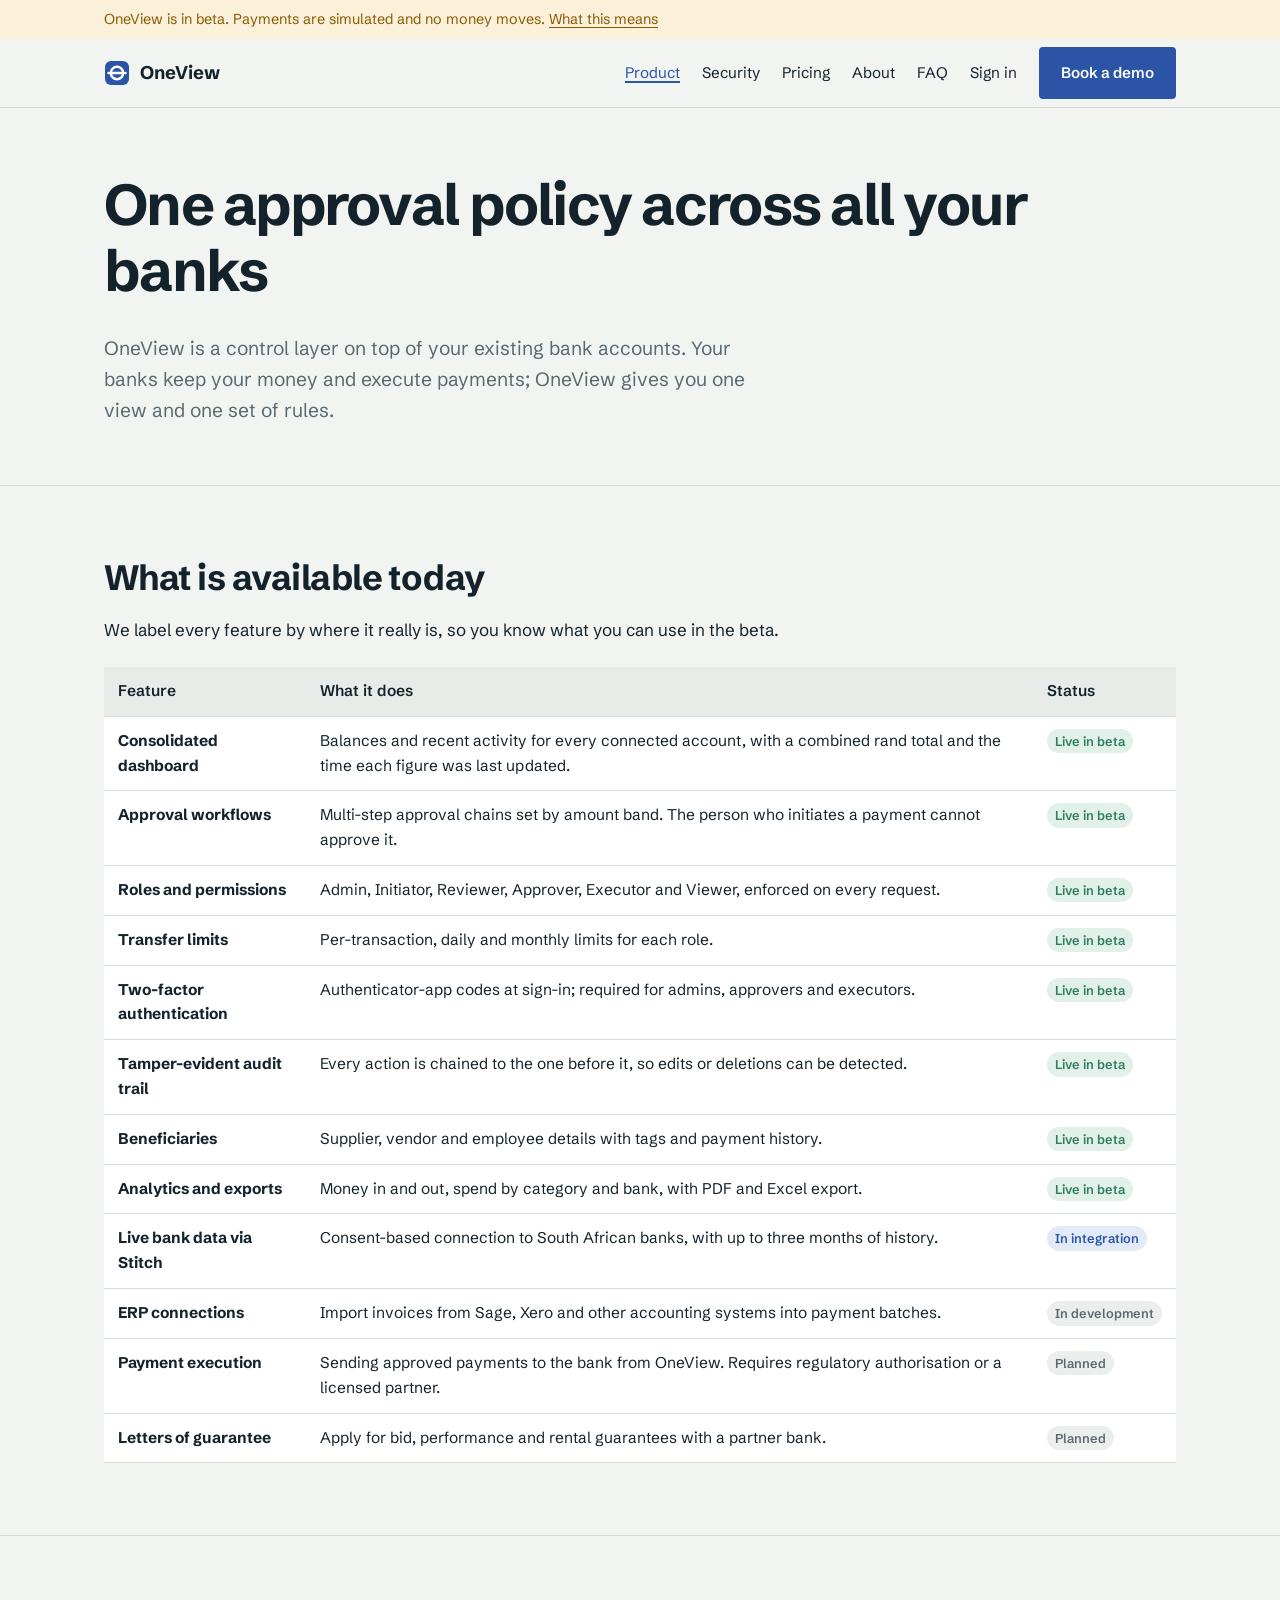
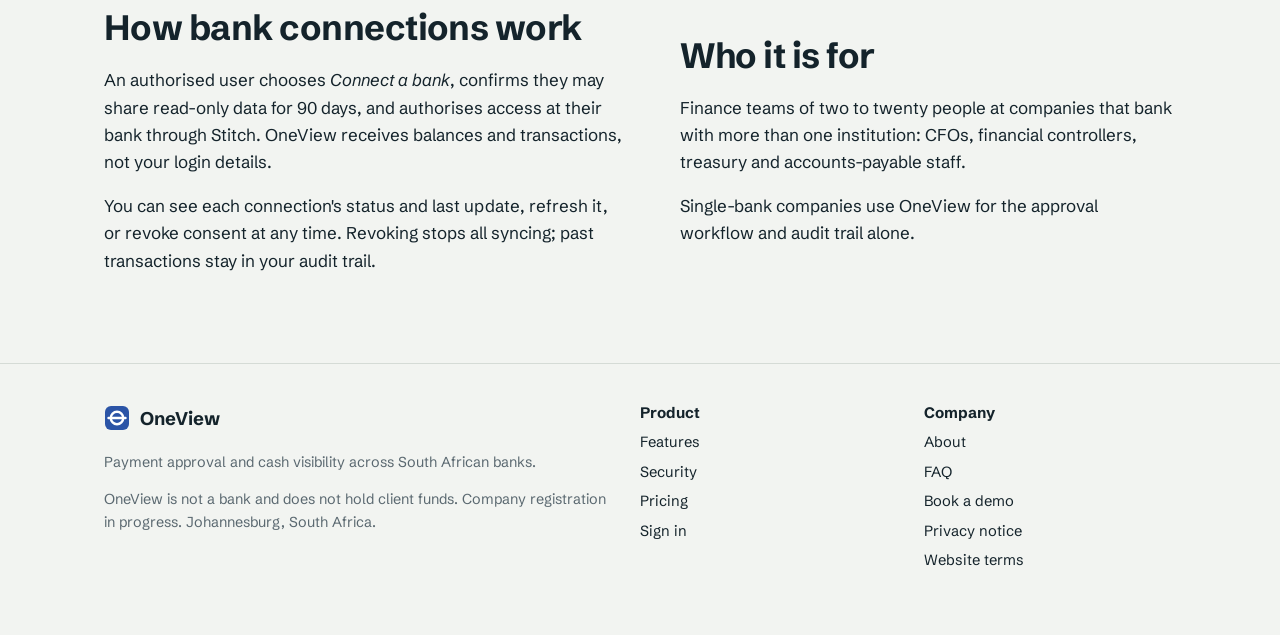
<file: product/index.html>
<!doctype html>
<html lang="en-ZA">
<head>
<meta charset="utf-8">
<meta name="viewport" content="width=device-width, initial-scale=1">
<title>Product: OneView</title>
<meta name="description" content="Consolidated balances, approval workflows, transfer limits, two-factor authentication and a tamper-evident audit trail, with each feature's status.">
<link rel="canonical" href="https://onebank-sa.netlify.app/product/">
<meta property="og:type" content="website">
<meta property="og:site_name" content="OneView">
<meta property="og:title" content="Product: OneView">
<meta property="og:description" content="Consolidated balances, approval workflows, transfer limits, two-factor authentication and a tamper-evident audit trail, with each feature's status.">
<meta property="og:url" content="https://onebank-sa.netlify.app/product/">
<meta property="og:image" content="https://onebank-sa.netlify.app/og-image.png">
<meta name="twitter:card" content="summary_large_image">
<link rel="icon" href="/assets/favicon.svg" type="image/svg+xml">
<link rel="preconnect" href="https://fonts.googleapis.com">
<link rel="preconnect" href="https://fonts.gstatic.com" crossorigin>
<link href="https://fonts.googleapis.com/css2?family=Schibsted+Grotesk:wght@400;500;600;700&display=swap" rel="stylesheet">
<link rel="stylesheet" href="/assets/site.css">
</head>
<body>
<a class="skip" href="#main">Skip to content</a>
<div class="beta-note"><div class="wrap">OneView is in beta. Payments are simulated and no money moves. <a href="/faq/#simulation">What this means</a></div></div>
<header class="site-header">
  <div class="wrap">
    <a class="brand" href="/"><svg class="brand-mark" viewBox="0 0 26 26" aria-hidden="true"><rect x="1" y="1" width="24" height="24" rx="6" fill="#2B54A6"/><circle cx="13" cy="13" r="6.2" fill="none" stroke="#fff" stroke-width="2.4"/><path d="M4.5 13h17" stroke="#fff" stroke-width="2.4" stroke-linecap="round"/></svg>OneView</a>
    <button class="nav-toggle" aria-expanded="false" aria-controls="site-nav">Menu</button>
    <nav class="nav" id="site-nav" aria-label="Main">
      <a href="/product/" aria-current="page">Product</a>
<a href="/security/">Security</a>
<a href="/pricing/">Pricing</a>
<a href="/about/">About</a>
<a href="/faq/">FAQ</a>
      <a href="https://onebank-sa-iota.vercel.app/login">Sign in</a>
      <a class="btn btn-primary" href="/demo/">Book a demo</a>
    </nav>
  </div>
</header>
<main id="main">

<section class="page-head">
  <div class="wrap">
    <h1>One approval policy across all your banks</h1>
    <p class="lead">OneView is a control layer on top of your existing bank accounts. Your banks keep your money and execute payments; OneView gives you one view and one set of rules.</p>
  </div>
</section>
<section>
  <div class="wrap">
    <h2>What is available today</h2>
    <p>We label every feature by where it really is, so you know what you can use in the beta.</p>
    <div class="table-wrap">
      <table>
        <thead><tr><th scope="col">Feature</th><th scope="col">What it does</th><th scope="col">Status</th></tr></thead>
        <tbody><tr><td><strong>Consolidated dashboard</strong></td><td>Balances and recent activity for every connected account, with a combined rand total and the time each figure was last updated.</td><td><span class="status status-live">Live in beta</span></td></tr>
<tr><td><strong>Approval workflows</strong></td><td>Multi-step approval chains set by amount band. The person who initiates a payment cannot approve it.</td><td><span class="status status-live">Live in beta</span></td></tr>
<tr><td><strong>Roles and permissions</strong></td><td>Admin, Initiator, Reviewer, Approver, Executor and Viewer, enforced on every request.</td><td><span class="status status-live">Live in beta</span></td></tr>
<tr><td><strong>Transfer limits</strong></td><td>Per-transaction, daily and monthly limits for each role.</td><td><span class="status status-live">Live in beta</span></td></tr>
<tr><td><strong>Two-factor authentication</strong></td><td>Authenticator-app codes at sign-in; required for admins, approvers and executors.</td><td><span class="status status-live">Live in beta</span></td></tr>
<tr><td><strong>Tamper-evident audit trail</strong></td><td>Every action is chained to the one before it, so edits or deletions can be detected.</td><td><span class="status status-live">Live in beta</span></td></tr>
<tr><td><strong>Beneficiaries</strong></td><td>Supplier, vendor and employee details with tags and payment history.</td><td><span class="status status-live">Live in beta</span></td></tr>
<tr><td><strong>Analytics and exports</strong></td><td>Money in and out, spend by category and bank, with PDF and Excel export.</td><td><span class="status status-live">Live in beta</span></td></tr>
<tr><td><strong>Live bank data via Stitch</strong></td><td>Consent-based connection to South African banks, with up to three months of history.</td><td><span class="status status-pilot">In integration</span></td></tr>
<tr><td><strong>ERP connections</strong></td><td>Import invoices from Sage, Xero and other accounting systems into payment batches.</td><td><span class="status status-planned">In development</span></td></tr>
<tr><td><strong>Payment execution</strong></td><td>Sending approved payments to the bank from OneView. Requires regulatory authorisation or a licensed partner.</td><td><span class="status status-planned">Planned</span></td></tr>
<tr><td><strong>Letters of guarantee</strong></td><td>Apply for bid, performance and rental guarantees with a partner bank.</td><td><span class="status status-planned">Planned</span></td></tr></tbody>
      </table>
    </div>
  </div>
</section>
<section>
  <div class="wrap split">
    <div>
      <h2>How bank connections work</h2>
      <p>An authorised user chooses <em>Connect a bank</em>, confirms they may share read-only data for 90 days, and authorises access at their bank through Stitch. OneView receives balances and transactions, not your login details.</p>
      <p>You can see each connection's status and last update, refresh it, or revoke consent at any time. Revoking stops all syncing; past transactions stay in your audit trail.</p>
    </div>
    <div>
      <h2>Who it is for</h2>
      <p>Finance teams of two to twenty people at companies that bank with more than one institution: CFOs, financial controllers, treasury and accounts-payable staff.</p>
      <p>Single-bank companies use OneView for the approval workflow and audit trail alone.</p>
    </div>
  </div>
</section>

</main>
<footer class="site-footer">
  <div class="wrap">
    <div>
      <a class="brand" href="/"><svg class="brand-mark" viewBox="0 0 26 26" aria-hidden="true"><rect x="1" y="1" width="24" height="24" rx="6" fill="#2B54A6"/><circle cx="13" cy="13" r="6.2" fill="none" stroke="#fff" stroke-width="2.4"/><path d="M4.5 13h17" stroke="#fff" stroke-width="2.4" stroke-linecap="round"/></svg>OneView</a>
      <p class="small mt-12">Payment approval and cash visibility across South African banks.</p>
      <p class="small">OneView is not a bank and does not hold client funds. Company registration in progress. Johannesburg, South Africa.</p>
    </div>
    <div>
      <h2>Product</h2>
      <ul>
        <li><a href="/product/">Features</a></li>
        <li><a href="/security/">Security</a></li>
        <li><a href="/pricing/">Pricing</a></li>
        <li><a href="https://onebank-sa-iota.vercel.app/login">Sign in</a></li>
      </ul>
    </div>
    <div>
      <h2>Company</h2>
      <ul>
        <li><a href="/about/">About</a></li>
        <li><a href="/faq/">FAQ</a></li>
        <li><a href="/demo/">Book a demo</a></li>
        <li><a href="/legal/privacy/">Privacy notice</a></li>
        <li><a href="/legal/terms/">Website terms</a></li>
      </ul>
    </div>
  </div>
</footer>
<script src="/assets/site.js" defer></script>
</body>
</html>
</file>
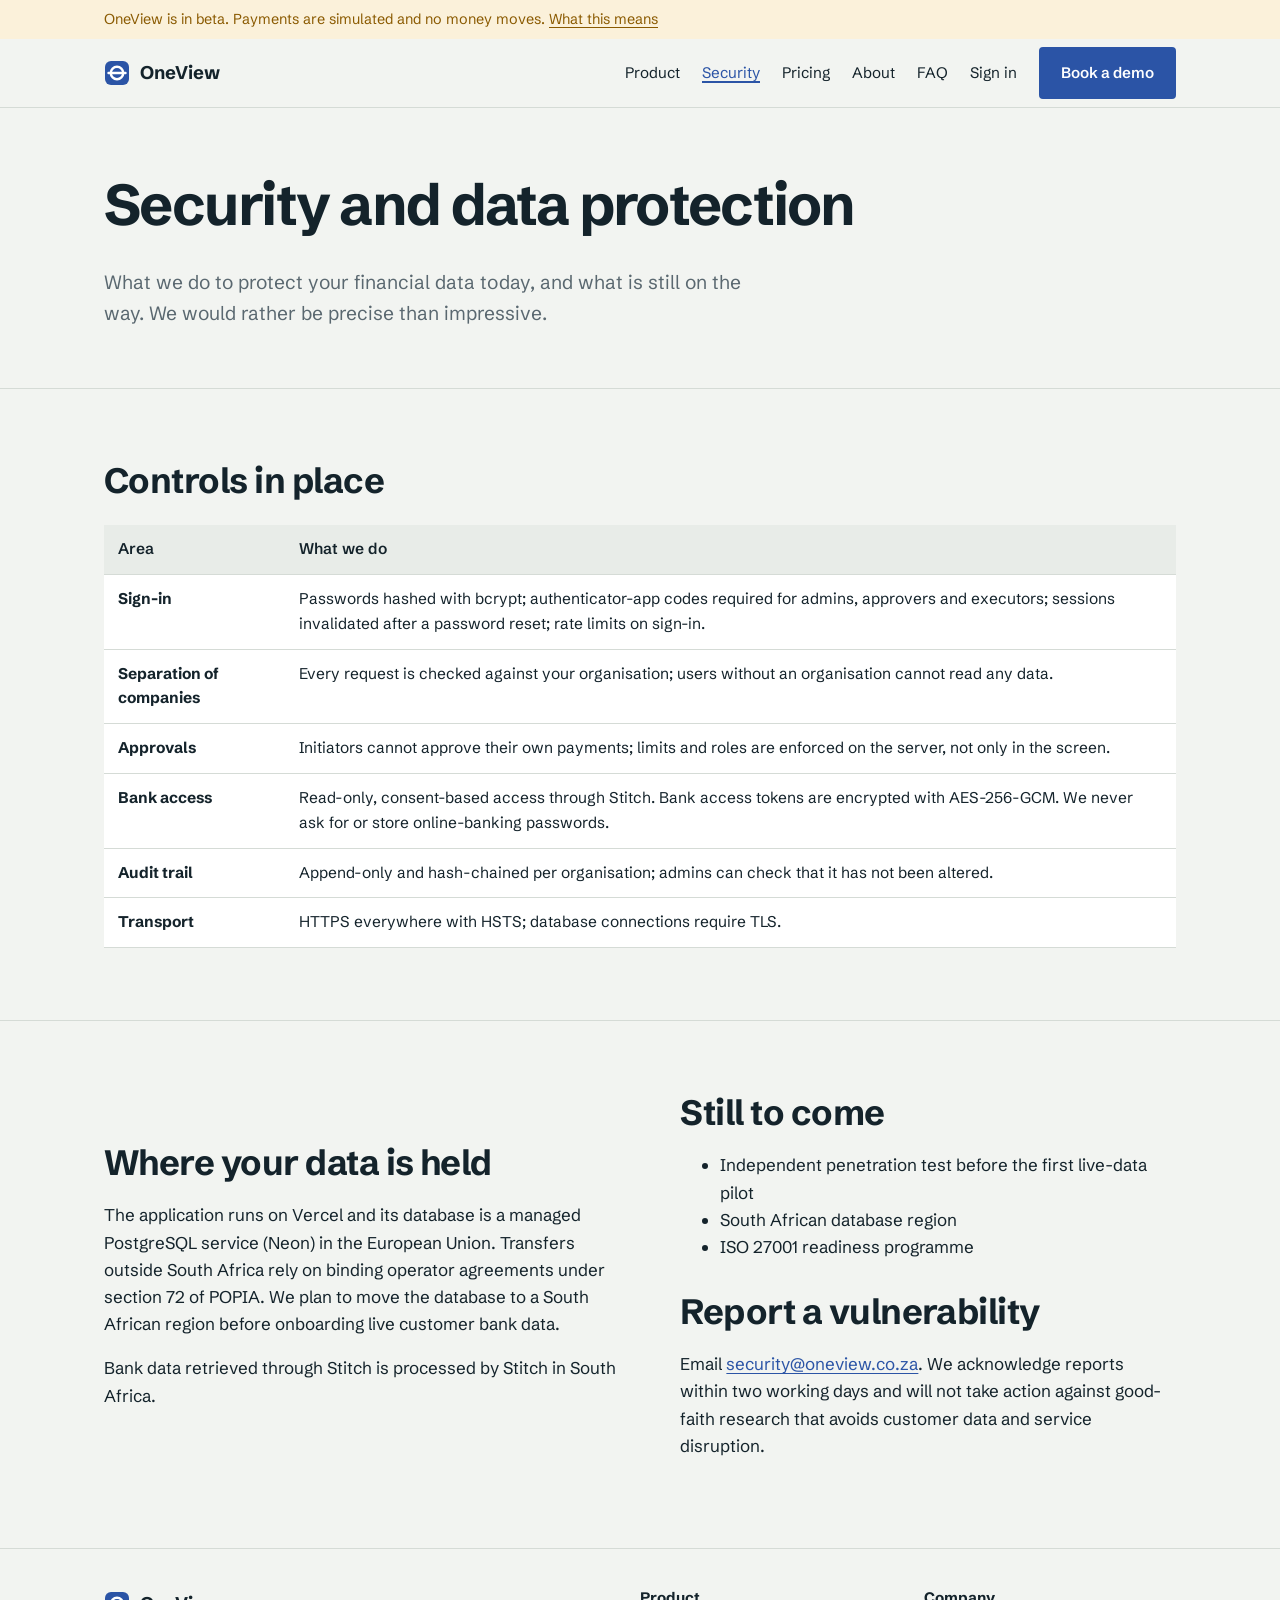
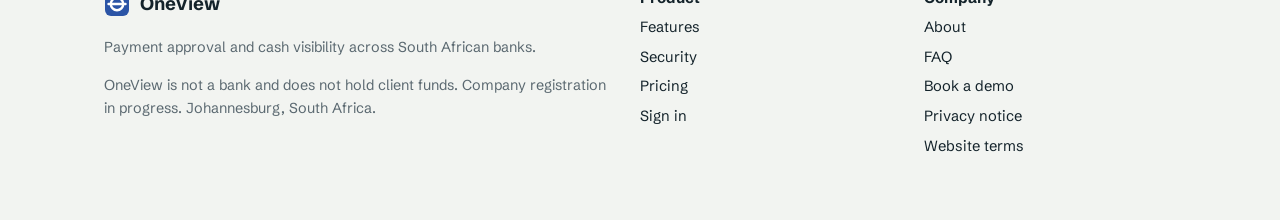
<file: security/index.html>
<!doctype html>
<html lang="en-ZA">
<head>
<meta charset="utf-8">
<meta name="viewport" content="width=device-width, initial-scale=1">
<title>Security: OneView</title>
<meta name="description" content="How OneView protects financial data: two-factor sign-in, read-only bank access, encryption and a tamper-evident audit trail.">
<link rel="canonical" href="https://onebank-sa.netlify.app/security/">
<meta property="og:type" content="website">
<meta property="og:site_name" content="OneView">
<meta property="og:title" content="Security: OneView">
<meta property="og:description" content="How OneView protects financial data: two-factor sign-in, read-only bank access, encryption and a tamper-evident audit trail.">
<meta property="og:url" content="https://onebank-sa.netlify.app/security/">
<meta property="og:image" content="https://onebank-sa.netlify.app/og-image.png">
<meta name="twitter:card" content="summary_large_image">
<link rel="icon" href="/assets/favicon.svg" type="image/svg+xml">
<link rel="preconnect" href="https://fonts.googleapis.com">
<link rel="preconnect" href="https://fonts.gstatic.com" crossorigin>
<link href="https://fonts.googleapis.com/css2?family=Schibsted+Grotesk:wght@400;500;600;700&display=swap" rel="stylesheet">
<link rel="stylesheet" href="/assets/site.css">
</head>
<body>
<a class="skip" href="#main">Skip to content</a>
<div class="beta-note"><div class="wrap">OneView is in beta. Payments are simulated and no money moves. <a href="/faq/#simulation">What this means</a></div></div>
<header class="site-header">
  <div class="wrap">
    <a class="brand" href="/"><svg class="brand-mark" viewBox="0 0 26 26" aria-hidden="true"><rect x="1" y="1" width="24" height="24" rx="6" fill="#2B54A6"/><circle cx="13" cy="13" r="6.2" fill="none" stroke="#fff" stroke-width="2.4"/><path d="M4.5 13h17" stroke="#fff" stroke-width="2.4" stroke-linecap="round"/></svg>OneView</a>
    <button class="nav-toggle" aria-expanded="false" aria-controls="site-nav">Menu</button>
    <nav class="nav" id="site-nav" aria-label="Main">
      <a href="/product/">Product</a>
<a href="/security/" aria-current="page">Security</a>
<a href="/pricing/">Pricing</a>
<a href="/about/">About</a>
<a href="/faq/">FAQ</a>
      <a href="https://onebank-sa-iota.vercel.app/login">Sign in</a>
      <a class="btn btn-primary" href="/demo/">Book a demo</a>
    </nav>
  </div>
</header>
<main id="main">

<section class="page-head">
  <div class="wrap">
    <h1>Security and data protection</h1>
    <p class="lead">What we do to protect your financial data today, and what is still on the way. We would rather be precise than impressive.</p>
  </div>
</section>
<section>
  <div class="wrap">
    <h2>Controls in place</h2>
    <div class="table-wrap"><table>
      <thead><tr><th scope="col">Area</th><th scope="col">What we do</th></tr></thead>
      <tbody>
        <tr><td><strong>Sign-in</strong></td><td>Passwords hashed with bcrypt; authenticator-app codes required for admins, approvers and executors; sessions invalidated after a password reset; rate limits on sign-in.</td></tr>
        <tr><td><strong>Separation of companies</strong></td><td>Every request is checked against your organisation; users without an organisation cannot read any data.</td></tr>
        <tr><td><strong>Approvals</strong></td><td>Initiators cannot approve their own payments; limits and roles are enforced on the server, not only in the screen.</td></tr>
        <tr><td><strong>Bank access</strong></td><td>Read-only, consent-based access through Stitch. Bank access tokens are encrypted with AES-256-GCM. We never ask for or store online-banking passwords.</td></tr>
        <tr><td><strong>Audit trail</strong></td><td>Append-only and hash-chained per organisation; admins can check that it has not been altered.</td></tr>
        <tr><td><strong>Transport</strong></td><td>HTTPS everywhere with HSTS; database connections require TLS.</td></tr>
      </tbody>
    </table></div>
  </div>
</section>
<section>
  <div class="wrap split">
    <div>
      <h2>Where your data is held</h2>
      <p>The application runs on Vercel and its database is a managed PostgreSQL service (Neon) in the European Union. Transfers outside South Africa rely on binding operator agreements under section 72 of POPIA. We plan to move the database to a South African region before onboarding live customer bank data.</p>
      <p>Bank data retrieved through Stitch is processed by Stitch in South Africa.</p>
    </div>
    <div>
      <h2>Still to come</h2>
      <ul>
        <li>Independent penetration test before the first live-data pilot</li>
        <li>South African database region</li>
        <li>ISO 27001 readiness programme</li>
      </ul>
      <h2 class="mt-32">Report a vulnerability</h2>
      <p>Email <a href="mailto:security@oneview.co.za">security@oneview.co.za</a>. We acknowledge reports within two working days and will not take action against good-faith research that avoids customer data and service disruption.</p>
    </div>
  </div>
</section>

</main>
<footer class="site-footer">
  <div class="wrap">
    <div>
      <a class="brand" href="/"><svg class="brand-mark" viewBox="0 0 26 26" aria-hidden="true"><rect x="1" y="1" width="24" height="24" rx="6" fill="#2B54A6"/><circle cx="13" cy="13" r="6.2" fill="none" stroke="#fff" stroke-width="2.4"/><path d="M4.5 13h17" stroke="#fff" stroke-width="2.4" stroke-linecap="round"/></svg>OneView</a>
      <p class="small mt-12">Payment approval and cash visibility across South African banks.</p>
      <p class="small">OneView is not a bank and does not hold client funds. Company registration in progress. Johannesburg, South Africa.</p>
    </div>
    <div>
      <h2>Product</h2>
      <ul>
        <li><a href="/product/">Features</a></li>
        <li><a href="/security/">Security</a></li>
        <li><a href="/pricing/">Pricing</a></li>
        <li><a href="https://onebank-sa-iota.vercel.app/login">Sign in</a></li>
      </ul>
    </div>
    <div>
      <h2>Company</h2>
      <ul>
        <li><a href="/about/">About</a></li>
        <li><a href="/faq/">FAQ</a></li>
        <li><a href="/demo/">Book a demo</a></li>
        <li><a href="/legal/privacy/">Privacy notice</a></li>
        <li><a href="/legal/terms/">Website terms</a></li>
      </ul>
    </div>
  </div>
</footer>
<script src="/assets/site.js" defer></script>
</body>
</html>
</file>
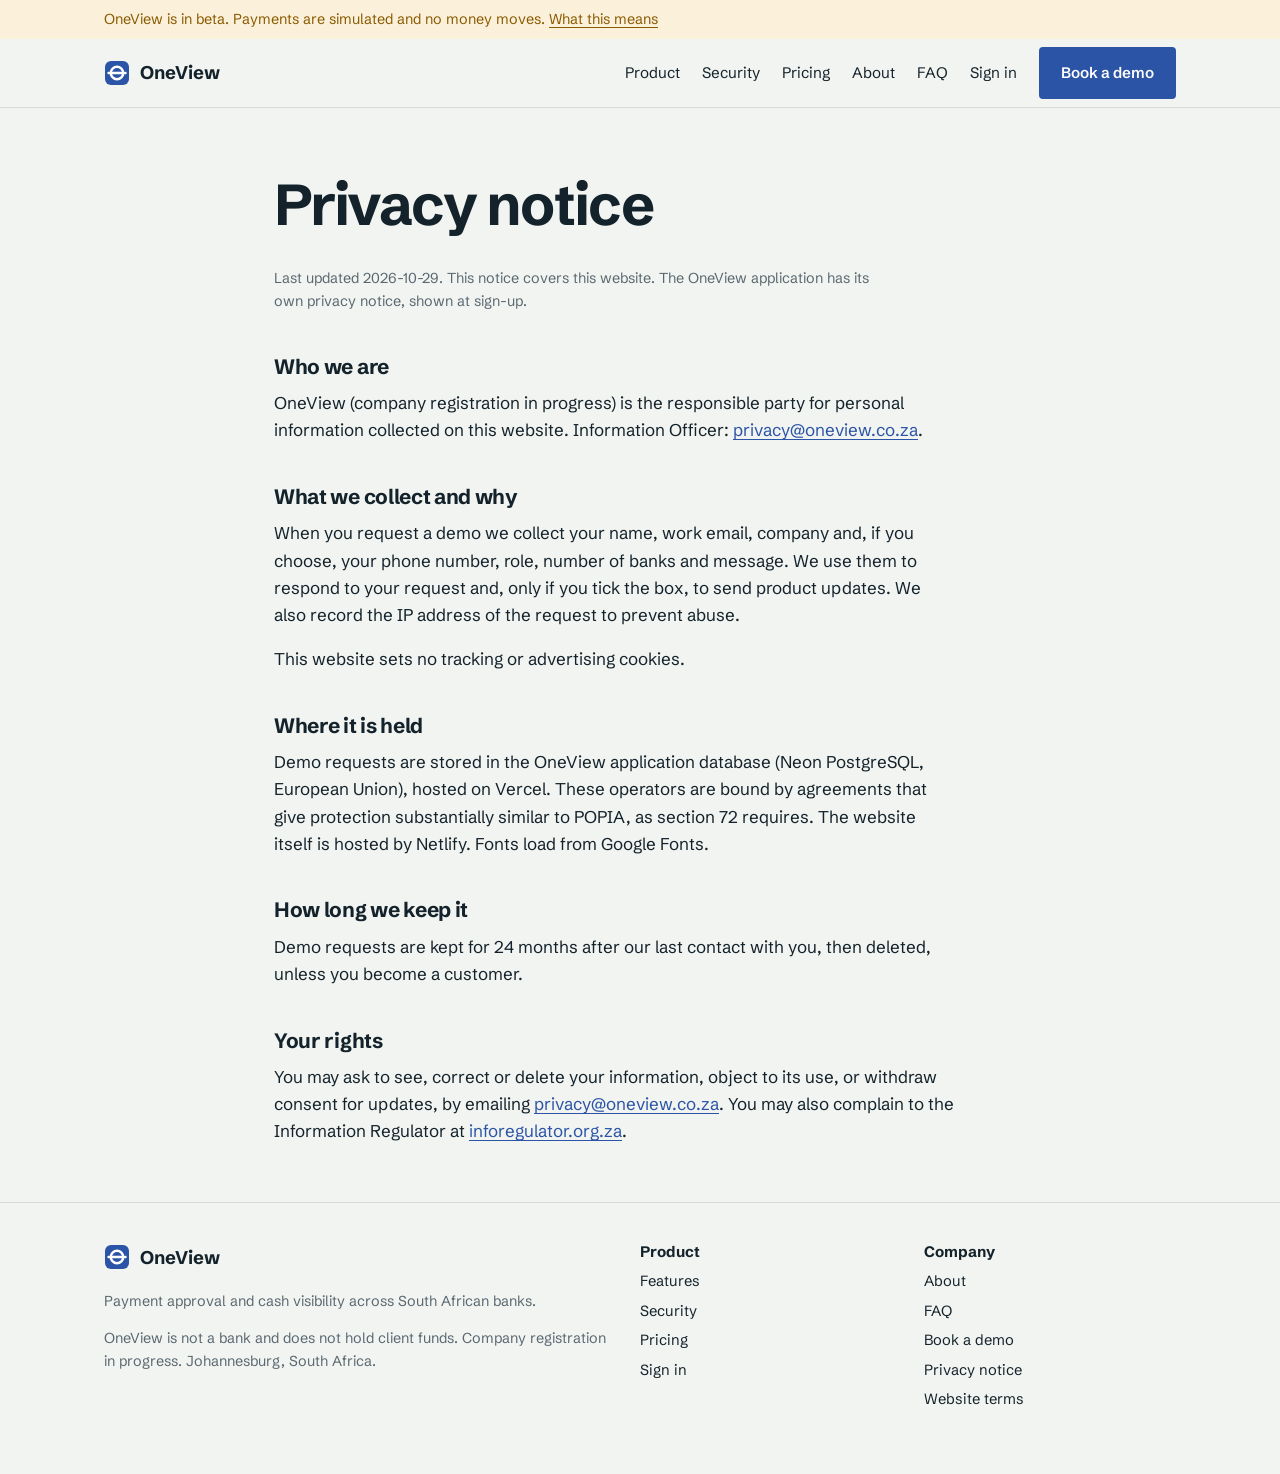
<file: legal/privacy/index.html>
<!doctype html>
<html lang="en-ZA">
<head>
<meta charset="utf-8">
<meta name="viewport" content="width=device-width, initial-scale=1">
<title>Privacy notice: OneView</title>
<meta name="description" content="How OneView handles personal information collected on this website.">
<link rel="canonical" href="https://onebank-sa.netlify.app/legal/privacy/">
<meta property="og:type" content="website">
<meta property="og:site_name" content="OneView">
<meta property="og:title" content="Privacy notice: OneView">
<meta property="og:description" content="How OneView handles personal information collected on this website.">
<meta property="og:url" content="https://onebank-sa.netlify.app/legal/privacy/">
<meta property="og:image" content="https://onebank-sa.netlify.app/og-image.png">
<meta name="twitter:card" content="summary_large_image">
<link rel="icon" href="/assets/favicon.svg" type="image/svg+xml">
<link rel="preconnect" href="https://fonts.googleapis.com">
<link rel="preconnect" href="https://fonts.gstatic.com" crossorigin>
<link href="https://fonts.googleapis.com/css2?family=Schibsted+Grotesk:wght@400;500;600;700&display=swap" rel="stylesheet">
<link rel="stylesheet" href="/assets/site.css">
</head>
<body>
<a class="skip" href="#main">Skip to content</a>
<div class="beta-note"><div class="wrap">OneView is in beta. Payments are simulated and no money moves. <a href="/faq/#simulation">What this means</a></div></div>
<header class="site-header">
  <div class="wrap">
    <a class="brand" href="/"><svg class="brand-mark" viewBox="0 0 26 26" aria-hidden="true"><rect x="1" y="1" width="24" height="24" rx="6" fill="#2B54A6"/><circle cx="13" cy="13" r="6.2" fill="none" stroke="#fff" stroke-width="2.4"/><path d="M4.5 13h17" stroke="#fff" stroke-width="2.4" stroke-linecap="round"/></svg>OneView</a>
    <button class="nav-toggle" aria-expanded="false" aria-controls="site-nav">Menu</button>
    <nav class="nav" id="site-nav" aria-label="Main">
      <a href="/product/">Product</a>
<a href="/security/">Security</a>
<a href="/pricing/">Pricing</a>
<a href="/about/">About</a>
<a href="/faq/">FAQ</a>
      <a href="https://onebank-sa-iota.vercel.app/login">Sign in</a>
      <a class="btn btn-primary" href="/demo/">Book a demo</a>
    </nav>
  </div>
</header>
<main id="main">

<section class="page-head">
  <div class="wrap legal">
    <h1>Privacy notice</h1>
    <p class="small">Last updated 2026-10-29. This notice covers this website. The OneView application has its own privacy notice, shown at sign-up.</p>
    <h2>Who we are</h2>
    <p>OneView (company registration in progress) is the responsible party for personal information collected on this website. Information Officer: <a href="mailto:privacy@oneview.co.za">privacy@oneview.co.za</a>.</p>
    <h2>What we collect and why</h2>
    <p>When you request a demo we collect your name, work email, company and, if you choose, your phone number, role, number of banks and message. We use them to respond to your request and, only if you tick the box, to send product updates. We also record the IP address of the request to prevent abuse.</p>
    <p>This website sets no tracking or advertising cookies.</p>
    <h2>Where it is held</h2>
    <p>Demo requests are stored in the OneView application database (Neon PostgreSQL, European Union), hosted on Vercel. These operators are bound by agreements that give protection substantially similar to POPIA, as section 72 requires. The website itself is hosted by Netlify. Fonts load from Google Fonts.</p>
    <h2>How long we keep it</h2>
    <p>Demo requests are kept for 24 months after our last contact with you, then deleted, unless you become a customer.</p>
    <h2>Your rights</h2>
    <p>You may ask to see, correct or delete your information, object to its use, or withdraw consent for updates, by emailing <a href="mailto:privacy@oneview.co.za">privacy@oneview.co.za</a>. You may also complain to the Information Regulator at <a href="https://inforegulator.org.za">inforegulator.org.za</a>.</p>
  </div>
</section>

</main>
<footer class="site-footer">
  <div class="wrap">
    <div>
      <a class="brand" href="/"><svg class="brand-mark" viewBox="0 0 26 26" aria-hidden="true"><rect x="1" y="1" width="24" height="24" rx="6" fill="#2B54A6"/><circle cx="13" cy="13" r="6.2" fill="none" stroke="#fff" stroke-width="2.4"/><path d="M4.5 13h17" stroke="#fff" stroke-width="2.4" stroke-linecap="round"/></svg>OneView</a>
      <p class="small mt-12">Payment approval and cash visibility across South African banks.</p>
      <p class="small">OneView is not a bank and does not hold client funds. Company registration in progress. Johannesburg, South Africa.</p>
    </div>
    <div>
      <h2>Product</h2>
      <ul>
        <li><a href="/product/">Features</a></li>
        <li><a href="/security/">Security</a></li>
        <li><a href="/pricing/">Pricing</a></li>
        <li><a href="https://onebank-sa-iota.vercel.app/login">Sign in</a></li>
      </ul>
    </div>
    <div>
      <h2>Company</h2>
      <ul>
        <li><a href="/about/">About</a></li>
        <li><a href="/faq/">FAQ</a></li>
        <li><a href="/demo/">Book a demo</a></li>
        <li><a href="/legal/privacy/">Privacy notice</a></li>
        <li><a href="/legal/terms/">Website terms</a></li>
      </ul>
    </div>
  </div>
</footer>
<script src="/assets/site.js" defer></script>
</body>
</html>
</file>
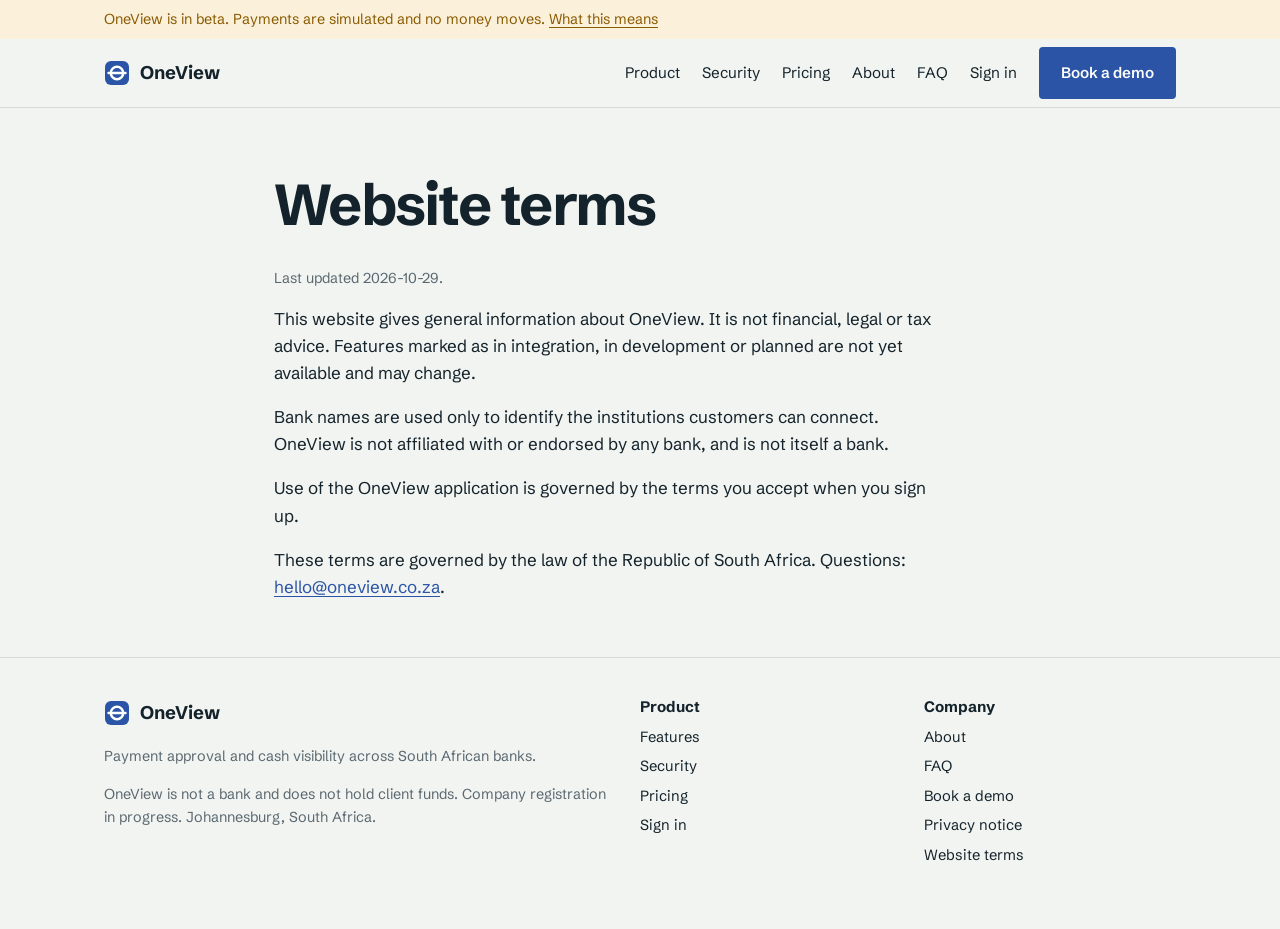
<file: legal/terms/index.html>
<!doctype html>
<html lang="en-ZA">
<head>
<meta charset="utf-8">
<meta name="viewport" content="width=device-width, initial-scale=1">
<title>Website terms: OneView</title>
<meta name="description" content="Terms for using the OneView website.">
<link rel="canonical" href="https://onebank-sa.netlify.app/legal/terms/">
<meta property="og:type" content="website">
<meta property="og:site_name" content="OneView">
<meta property="og:title" content="Website terms: OneView">
<meta property="og:description" content="Terms for using the OneView website.">
<meta property="og:url" content="https://onebank-sa.netlify.app/legal/terms/">
<meta property="og:image" content="https://onebank-sa.netlify.app/og-image.png">
<meta name="twitter:card" content="summary_large_image">
<link rel="icon" href="/assets/favicon.svg" type="image/svg+xml">
<link rel="preconnect" href="https://fonts.googleapis.com">
<link rel="preconnect" href="https://fonts.gstatic.com" crossorigin>
<link href="https://fonts.googleapis.com/css2?family=Schibsted+Grotesk:wght@400;500;600;700&display=swap" rel="stylesheet">
<link rel="stylesheet" href="/assets/site.css">
</head>
<body>
<a class="skip" href="#main">Skip to content</a>
<div class="beta-note"><div class="wrap">OneView is in beta. Payments are simulated and no money moves. <a href="/faq/#simulation">What this means</a></div></div>
<header class="site-header">
  <div class="wrap">
    <a class="brand" href="/"><svg class="brand-mark" viewBox="0 0 26 26" aria-hidden="true"><rect x="1" y="1" width="24" height="24" rx="6" fill="#2B54A6"/><circle cx="13" cy="13" r="6.2" fill="none" stroke="#fff" stroke-width="2.4"/><path d="M4.5 13h17" stroke="#fff" stroke-width="2.4" stroke-linecap="round"/></svg>OneView</a>
    <button class="nav-toggle" aria-expanded="false" aria-controls="site-nav">Menu</button>
    <nav class="nav" id="site-nav" aria-label="Main">
      <a href="/product/">Product</a>
<a href="/security/">Security</a>
<a href="/pricing/">Pricing</a>
<a href="/about/">About</a>
<a href="/faq/">FAQ</a>
      <a href="https://onebank-sa-iota.vercel.app/login">Sign in</a>
      <a class="btn btn-primary" href="/demo/">Book a demo</a>
    </nav>
  </div>
</header>
<main id="main">

<section class="page-head">
  <div class="wrap legal">
    <h1>Website terms</h1>
    <p class="small">Last updated 2026-10-29.</p>
    <p>This website gives general information about OneView. It is not financial, legal or tax advice. Features marked as in integration, in development or planned are not yet available and may change.</p>
    <p>Bank names are used only to identify the institutions customers can connect. OneView is not affiliated with or endorsed by any bank, and is not itself a bank.</p>
    <p>Use of the OneView application is governed by the terms you accept when you sign up.</p>
    <p>These terms are governed by the law of the Republic of South Africa. Questions: <a href="mailto:hello@oneview.co.za">hello@oneview.co.za</a>.</p>
  </div>
</section>

</main>
<footer class="site-footer">
  <div class="wrap">
    <div>
      <a class="brand" href="/"><svg class="brand-mark" viewBox="0 0 26 26" aria-hidden="true"><rect x="1" y="1" width="24" height="24" rx="6" fill="#2B54A6"/><circle cx="13" cy="13" r="6.2" fill="none" stroke="#fff" stroke-width="2.4"/><path d="M4.5 13h17" stroke="#fff" stroke-width="2.4" stroke-linecap="round"/></svg>OneView</a>
      <p class="small mt-12">Payment approval and cash visibility across South African banks.</p>
      <p class="small">OneView is not a bank and does not hold client funds. Company registration in progress. Johannesburg, South Africa.</p>
    </div>
    <div>
      <h2>Product</h2>
      <ul>
        <li><a href="/product/">Features</a></li>
        <li><a href="/security/">Security</a></li>
        <li><a href="/pricing/">Pricing</a></li>
        <li><a href="https://onebank-sa-iota.vercel.app/login">Sign in</a></li>
      </ul>
    </div>
    <div>
      <h2>Company</h2>
      <ul>
        <li><a href="/about/">About</a></li>
        <li><a href="/faq/">FAQ</a></li>
        <li><a href="/demo/">Book a demo</a></li>
        <li><a href="/legal/privacy/">Privacy notice</a></li>
        <li><a href="/legal/terms/">Website terms</a></li>
      </ul>
    </div>
  </div>
</footer>
<script src="/assets/site.js" defer></script>
</body>
</html>
</file>
<file: assets/site.css>
/* OneView marketing site — one family, one accent, one memorable element (the approval slip). */
:root {
  --paper: #F2F4F1;
  --surface: #FFFFFF;
  --ink: #14232B;
  --muted: #5A6870;
  --rule: #D5DBD6;
  --blue: #2B54A6;
  --blue-deep: #1F3F80;
  --green: #2E7D5B;
  --amber: #8A5A00;
  --amber-bg: #FBF1DA;
  --measure: 1120px;
  --font: "Schibsted Grotesk", system-ui, -apple-system, "Segoe UI", sans-serif;
  --r-sm: 4px;
  --r-md: 10px;
}

*, *::before, *::after { box-sizing: border-box; }
html { -webkit-text-size-adjust: 100%; }
body {
  margin: 0;
  background: var(--paper);
  color: var(--ink);
  font-family: var(--font);
  font-size: 17px;
  line-height: 1.6;
}
img { max-width: 100%; height: auto; display: block; }
a { color: var(--blue); text-underline-offset: 3px; }
a:hover { color: var(--blue-deep); }
:focus-visible { outline: 3px solid var(--blue); outline-offset: 2px; border-radius: 2px; }

.wrap { max-width: var(--measure); margin: 0 auto; padding: 0 24px; }
.skip { position: absolute; left: -999px; top: 8px; background: var(--ink); color: #fff; padding: 8px 12px; z-index: 10; }
.skip:focus { left: 8px; }

/* Type scale (1.25 ratio) */
h1, h2, h3 { line-height: 1.15; margin: 0 0 0.5em; letter-spacing: -0.015em; }
h1 { font-size: clamp(2.3rem, 5vw, 3.6rem); font-weight: 700; letter-spacing: -0.03em; }
h2 { font-size: clamp(1.6rem, 3vw, 2.2rem); font-weight: 700; }
h3 { font-size: 1.2rem; font-weight: 600; }
p { margin: 0 0 1em; max-width: 68ch; }
.lead { font-size: 1.2rem; color: var(--muted); max-width: 56ch; }
.small { font-size: 0.9rem; color: var(--muted); }

/* Header */
.site-header { border-bottom: 1px solid var(--rule); background: var(--paper); }
.site-header .wrap { display: flex; align-items: center; justify-content: space-between; gap: 24px; min-height: 68px; }
.brand { display: inline-flex; align-items: center; gap: 10px; color: var(--ink); text-decoration: none; font-weight: 700; font-size: 1.15rem; }
.brand-mark { width: 26px; height: 26px; }
.nav { display: flex; gap: 22px; align-items: center; }
.nav a { color: var(--ink); text-decoration: none; font-size: 0.95rem; }
.nav a:hover, .nav a[aria-current="page"] { color: var(--blue); }
.nav a.btn-primary, .nav a.btn-primary:hover { color: #fff; }
.nav a[aria-current="page"] { text-decoration: underline; text-decoration-thickness: 2px; }
.nav-toggle { display: none; background: none; border: 1px solid var(--rule); border-radius: var(--r-sm); padding: 6px 10px; font: inherit; color: var(--ink); }

.btn { display: inline-block; padding: 12px 20px; border-radius: var(--r-sm); font-weight: 600; text-decoration: none; border: 2px solid var(--blue); font-size: 0.98rem; cursor: pointer; font-family: inherit; }
.btn-primary { background: var(--blue); color: #fff; }
.btn-primary:hover { background: var(--blue-deep); border-color: var(--blue-deep); color: #fff; }
.btn-quiet { background: transparent; color: var(--blue); }
.btn-row { display: flex; flex-wrap: wrap; gap: 12px; margin-top: 8px; }

.beta-note { background: var(--amber-bg); color: var(--amber); font-size: 0.9rem; }
.beta-note .wrap { padding-top: 8px; padding-bottom: 8px; }
.beta-note a { color: var(--amber); }

/* Sections */
main section { padding: 72px 0; }
main section + section { border-top: 1px solid var(--rule); }
.split { display: grid; grid-template-columns: 1.05fr 1fr; gap: 56px; align-items: center; }
.cols { display: grid; grid-template-columns: repeat(3, 1fr); gap: 40px; }
.cols h3 { margin-bottom: 0.35em; }
.page-head { padding: 64px 0 40px; }

/* Hero */
.hero { padding: 64px 0 80px; }
.hero h1 { max-width: 13ch; }

/* The approval slip — the one memorable element */
.slip {
  margin: 0;
  background: var(--surface);
  border: 1px solid var(--rule);
  border-left: 6px solid var(--blue);
  border-radius: var(--r-md);
  padding: 24px 26px 18px;
  box-shadow: 0 18px 40px -24px rgba(20, 35, 43, 0.35);
}
.slip-top { display: flex; justify-content: space-between; align-items: baseline; gap: 12px; border-bottom: 1px dashed var(--rule); padding-bottom: 14px; margin-bottom: 14px; }
.slip-payee { font-weight: 600; }
.slip-ref { color: var(--muted); font-size: 0.85rem; }
.slip-amount { font-size: 1.9rem; font-weight: 700; letter-spacing: -0.02em; white-space: nowrap; }
.slip-route { font-size: 0.9rem; color: var(--muted); margin-bottom: 16px; }
.slip-route strong { color: var(--ink); font-weight: 600; }
.trail { list-style: none; margin: 0; padding: 0; }
.trail li { display: grid; grid-template-columns: 22px 1fr auto; gap: 12px; align-items: start; padding: 10px 0; border-top: 1px solid var(--rule); }
.trail li:first-child { border-top: 0; }
.trail .dot { width: 14px; height: 14px; border-radius: 50%; margin-top: 5px; border: 2px solid var(--green); background: var(--green); }
.trail .dot.wait { background: transparent; border-color: var(--amber); }
.trail .who { font-weight: 600; font-size: 0.95rem; }
.trail .what { display: block; color: var(--muted); font-size: 0.85rem; font-weight: 400; }
.trail time { color: var(--muted); font-size: 0.85rem; white-space: nowrap; }
.slip-foot { margin-top: 10px; padding-top: 12px; border-top: 1px dashed var(--rule); font-size: 0.85rem; color: var(--muted); display: flex; justify-content: space-between; gap: 12px; flex-wrap: wrap; }
.slip-foot .policy { color: var(--ink); }
.slip-caption { margin-top: 12px; font-size: 0.82rem; color: var(--muted); }
@media (prefers-reduced-motion: no-preference) {
  .trail li { animation: sign 0.5s ease-out both; }
  .trail li:nth-child(2) { animation-delay: 0.35s; }
  .trail li:nth-child(3) { animation-delay: 0.7s; }
  .trail li:nth-child(4) { animation-delay: 1.05s; }
  @keyframes sign { from { opacity: 0; transform: translateY(6px); } to { opacity: 1; transform: none; } }
}

/* Steps (a real sequence) */
.steps { counter-reset: step; list-style: none; padding: 0; margin: 32px 0 0; display: grid; grid-template-columns: repeat(4, 1fr); gap: 32px; }
.steps li { counter-increment: step; border-top: 3px solid var(--ink); padding-top: 14px; }
.steps li::before { content: counter(step); display: block; font-weight: 700; font-size: 1.6rem; color: var(--blue); margin-bottom: 6px; }

/* Bank list */
.banks { display: flex; flex-wrap: wrap; gap: 10px 28px; margin: 20px 0 8px; padding: 0; list-style: none; font-weight: 600; font-size: 1.1rem; }

/* Tables */
.table-wrap { overflow-x: auto; margin-top: 24px; }
table { width: 100%; border-collapse: collapse; font-size: 0.97rem; background: var(--surface); }
th, td { text-align: left; padding: 12px 14px; border-bottom: 1px solid var(--rule); vertical-align: top; }
th { font-weight: 600; background: #E8ECE8; }
.status { display: inline-block; padding: 2px 8px; border-radius: 999px; font-size: 0.8rem; font-weight: 600; white-space: nowrap; }
.status-live { background: #E1F0E8; color: var(--green); }
.status-pilot { background: #E3EAF7; color: var(--blue); }
.status-planned { background: #ECEEEC; color: var(--muted); }

/* Pricing */
.plans { display: grid; grid-template-columns: repeat(4, 1fr); gap: 0; margin-top: 32px; border: 1px solid var(--rule); border-radius: var(--r-md); overflow: hidden; background: var(--surface); }
.plan { padding: 28px 22px; border-left: 1px solid var(--rule); }
.plan:first-child { border-left: 0; }
.plan.featured { box-shadow: inset 0 4px 0 var(--blue); }
.plan h3 { margin-bottom: 4px; }
.price { font-size: 2rem; font-weight: 700; letter-spacing: -0.02em; margin: 8px 0 2px; }
.plan ul { padding-left: 18px; margin: 16px 0 20px; font-size: 0.95rem; }
.plan li { margin-bottom: 6px; }

/* FAQ */
details { border-bottom: 1px solid var(--rule); padding: 16px 0; max-width: 78ch; }
summary { cursor: pointer; font-weight: 600; font-size: 1.05rem; list-style-position: outside; }
details[open] summary { margin-bottom: 8px; }
details p { color: var(--ink); }

/* Founder */
.founder { display: grid; grid-template-columns: 280px 1fr; gap: 40px; align-items: start; }
.founder img { border-radius: var(--r-md); border: 1px solid var(--rule); }
.creds { padding-left: 18px; font-size: 0.95rem; }

/* Form */
form.demo { display: grid; grid-template-columns: 1fr 1fr; gap: 18px 20px; max-width: 760px; margin-top: 28px; }
.field { display: flex; flex-direction: column; gap: 6px; }
.field.full { grid-column: 1 / -1; }
label { font-weight: 600; font-size: 0.93rem; }
.hint { font-weight: 400; color: var(--muted); }
input, select, textarea { font: inherit; font-size: 1rem; padding: 11px 12px; border: 1px solid #B8C2BC; border-radius: var(--r-sm); background: var(--surface); color: var(--ink); }
textarea { min-height: 120px; resize: vertical; }
input:focus, select:focus, textarea:focus { outline: 3px solid rgba(43, 84, 166, 0.35); border-color: var(--blue); }
.check { flex-direction: row; align-items: flex-start; gap: 10px; font-weight: 400; }
.check input { margin-top: 5px; width: 18px; height: 18px; }
.hp { position: absolute; left: -5000px; width: 1px; height: 1px; overflow: hidden; }
.form-status { grid-column: 1 / -1; padding: 12px 14px; border-radius: var(--r-sm); display: none; }
.form-status.ok { display: block; background: #E1F0E8; color: var(--green); }
.form-status.err { display: block; background: #FBE7E3; color: #9B2C1A; }

/* Legal */
.legal h2 { font-size: 1.3rem; margin-top: 2em; }
.legal { max-width: 78ch; }

/* Footer */
.site-footer { border-top: 1px solid var(--rule); padding: 40px 0 56px; font-size: 0.92rem; color: var(--muted); }
.site-footer .wrap { display: grid; grid-template-columns: 2fr 1fr 1fr; gap: 32px; }
.site-footer ul { list-style: none; padding: 0; margin: 0; }
.site-footer li { margin-bottom: 6px; }
.site-footer a { color: var(--ink); text-decoration: none; }
.site-footer a:hover { color: var(--blue); text-decoration: underline; }
.site-footer h2 { font-size: 0.95rem; color: var(--ink); margin-bottom: 10px; letter-spacing: 0; }

/* Responsive */
@media (max-width: 960px) {
  .split, .founder { grid-template-columns: 1fr; gap: 36px; }
  .cols { grid-template-columns: 1fr; gap: 28px; }
  .steps { grid-template-columns: 1fr 1fr; }
  .plans { grid-template-columns: 1fr 1fr; }
  .plan:nth-child(3) { border-left: 0; }
  .plan:nth-child(n+3) { border-top: 1px solid var(--rule); }
  .founder img { max-width: 260px; }
}
@media (max-width: 760px) {
  body { font-size: 16px; }
  .nav-toggle { display: inline-block; }
  .nav { display: none; position: absolute; top: 68px; left: 0; right: 0; background: var(--paper); flex-direction: column; align-items: flex-start; padding: 16px 24px 24px; border-bottom: 1px solid var(--rule); z-index: 5; }
  .nav.open { display: flex; }
  .site-header { position: relative; }
  main section { padding: 52px 0; }
  .steps, .plans, form.demo { grid-template-columns: 1fr; }
  .plan { border-left: 0; border-top: 1px solid var(--rule); }
  .plan:first-child { border-top: 0; }
  .site-footer .wrap { grid-template-columns: 1fr; }
  .slip { padding: 18px 16px 14px; }
  .slip-amount { font-size: 1.5rem; }
  .slip-top { flex-direction: column-reverse; gap: 4px; }
}

/* Spacing utilities (no inline styles, so the CSP can forbid them) */
.mt-12 { margin-top: 12px; } .mt-20 { margin-top: 20px; } .mt-28 { margin-top: 28px; } .mt-32 { margin-top: 32px; }
</file>
